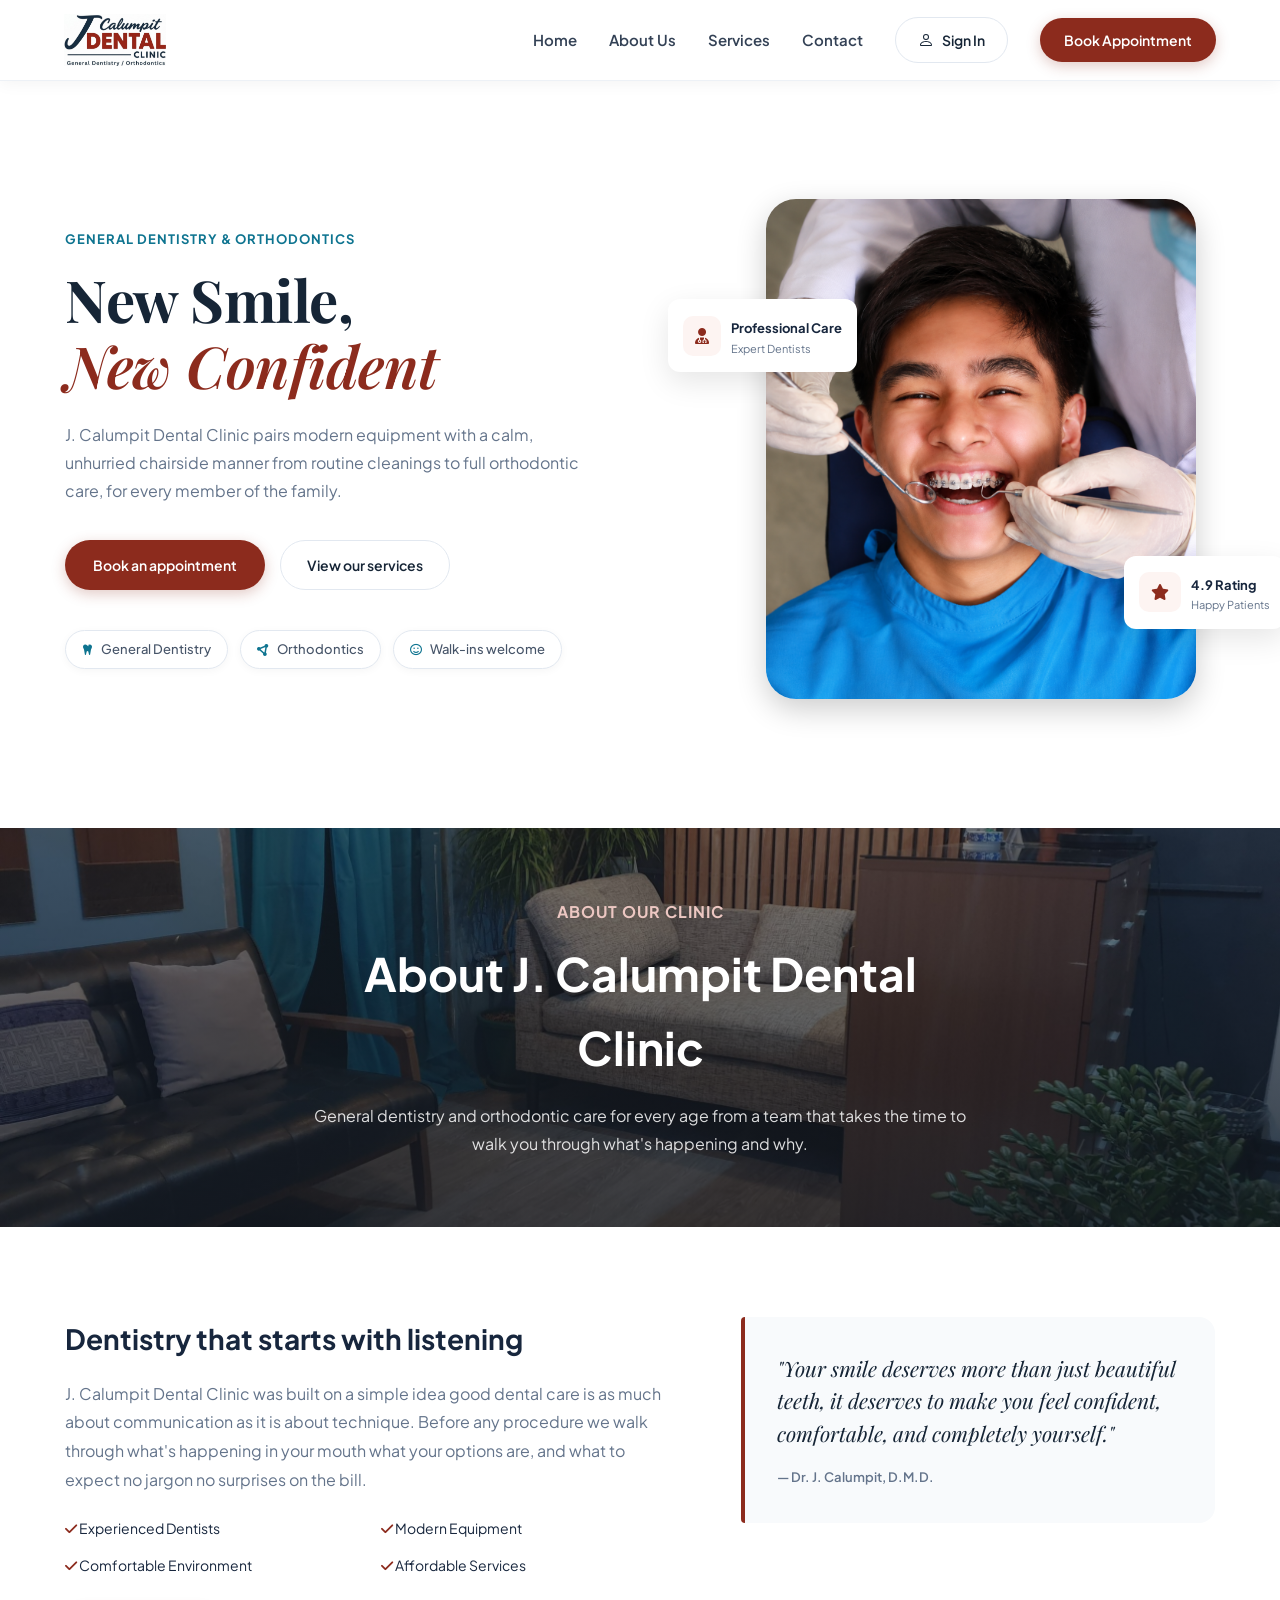
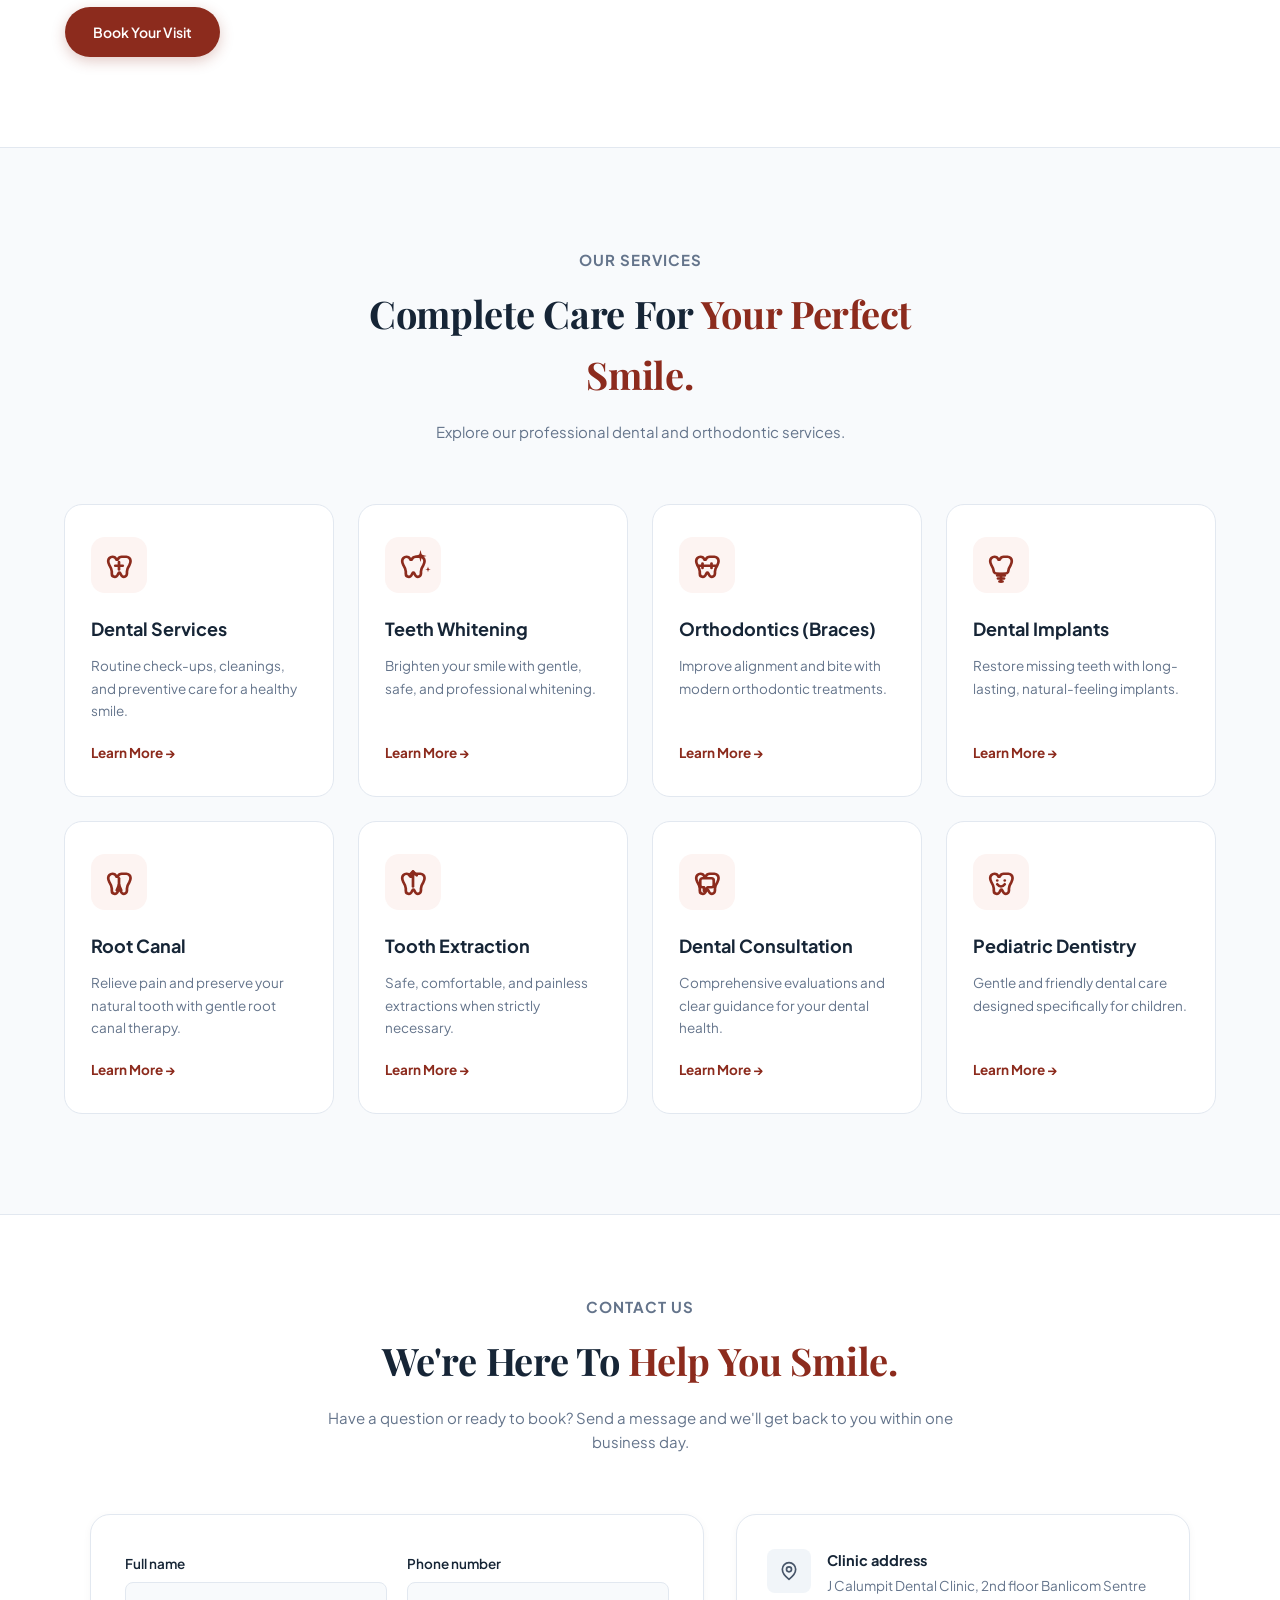
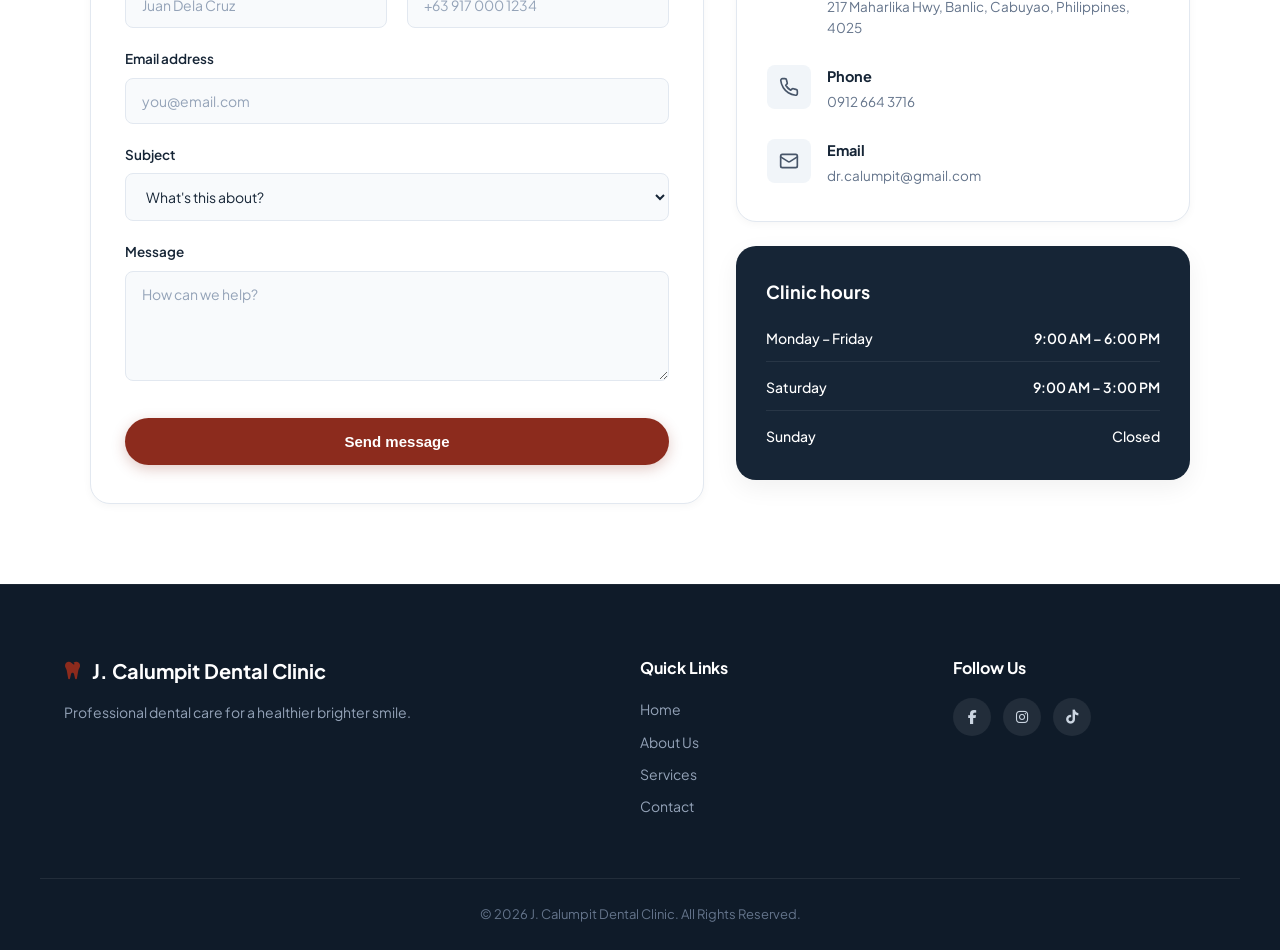
<file: jcalumpit/index.html>
<!doctype html>
<html lang="en">
  <head>
    <meta charset="UTF-8" />
    <meta name="viewport" content="width=device-width, initial-scale=1.0" />
    <title>J. Calumpit Dental Clinic - Landing Page</title>
    <link rel="stylesheet" href="style.css" />
    <link
      rel="stylesheet"
      href="https://cdnjs.cloudflare.com/ajax/libs/font-awesome/6.5.2/css/all.min.css"
    />
    <link rel="preconnect" href="https://fonts.googleapis.com" />
    <link rel="preconnect" href="https://fonts.gstatic.com" crossorigin />
    <link
      href="https://fonts.googleapis.com/css2?family=Playfair+Display:ital,wght@0,500;0,600;0,700;1,400;1,600&family=Plus+Jakarta+Sans:wght@300;400;500;600;700&display=swap"
      rel="stylesheet"
    />
  </head>
  <body>
    <!-- HEADER -->
    <header>
      <div class="container navbar">
        <a href="#home-link" class="logo">
          <img
            src="media/logo (2).jpg"
            alt="J. Calumpit Dental Clinic"
            onerror="
              this.style.display = 'none';
              this.nextElementSibling.style.display = 'flex';
            "
          />
          <div class="logo-fallback" style="display: none">
            <i class="fa-solid fa-tooth"></i>
            <span><strong>J. Calumpit</strong> Dental Clinic</span>
          </div>
        </a>

        <!-- Hamburger Checkbox & Toggle Button -->
        <input type="checkbox" id="sidebar-active" />
        <label
          for="sidebar-active"
          class="open-sidebar-button"
          aria-label="Open Navigation Menu"
        >
          <svg
            xmlns="http://www.w3.org/2000/svg"
            width="28"
            height="28"
            fill="currentColor"
            viewBox="0 0 16 16"
          >
            <path
              fill-rule="evenodd"
              d="M2.5 12a.5.5 0 0 1 .5-.5h10a.5.5 0 0 1 0 1H3a.5.5 0 0 1-.5-.5m0-4a.5.5 0 0 1 .5-.5h10a.5.5 0 0 1 0 1H3a.5.5 0 0 1-.5-.5m0-4a.5.5 0 0 1 .5-.5h10a.5.5 0 0 1 0 1H3a.5.5 0 0 1-.5-.5"
            />
          </svg>
        </label>

        <!-- Overlay backdrop to close sidebar on tap/click -->
        <label for="sidebar-active" class="sidebar-overlay"></label>

        <nav>
          <div class="sidebar-close-btn">
            <label for="sidebar-active" aria-label="Close Navigation Menu">
              <svg
                xmlns="http://www.w3.org/2000/svg"
                width="28"
                height="28"
                fill="currentColor"
                viewBox="0 0 16 16"
              >
                <path
                  d="M4.646 4.646a.5.5 0 0 1 .708 0L8 7.293l2.646-2.647a.5.5 0 0 1 .708.708L8.707 8l2.647 2.646a.5.5 0 0 1-.708.708L8 8.707l-2.646 2.647a.5.5 0 0 1-.708-.708L7.293 8 4.646 5.354a.5.5 0 0 1 0-.708"
                />
              </svg>
            </label>
          </div>

          <a href="#home-link">Home</a>
          <a href="#about-link">About Us</a>
          <a href="#services-link">Services</a>
          <a href="#contact-link">Contact</a>

          <a href="login.html" class="nav-signin" id="authLink">
            <svg
              xmlns="http://www.w3.org/2000/svg"
              width="16"
              height="16"
              fill="currentColor"
              class="bi bi-person"
              viewBox="0 0 16 16"
            >
              <path
                d="M8 8a3 3 0 1 0 0-6 3 3 0 0 0 0 6m2-3a2 2 0 1 1-4 0 2 2 0 0 1 4 0m4 8c0 1-1 1-1 1H3s-1 0-1-1 1-4 6-4 6 3 6 4m-1-.004c-.001-.246-.154-.986-.832-1.664C11.516 10.68 10.289 10 8 10s-3.516.68-4.168 1.332c-.678.678-.83 1.418-.832 1.664z"
              />
            </svg>
            <span id="authLabel">Sign In</span>
          </a>
          <a href="appointment.html" class="nav-book-btn">Book Appointment</a>
        </nav>
      </div>
    </header>

    <!-- HERO -->
    <section class="hero" id="home-link">
      <div class="hero-content">
        <p class="small-title">General Dentistry &amp; Orthodontics</p>

        <h1>
          New Smile, <br />
          <span class="highlight-text">New Confident</span>
        </h1>

        <p class="hero-text">
          J. Calumpit Dental Clinic pairs modern equipment with a calm,
          unhurried chairside manner from routine cleanings to full orthodontic
          care, for every member of the family.
        </p>

        <div class="hero-buttons">
          <a href="appointment.html" class="primary-btn">
            Book an appointment
          </a>
          <a href="#services-link" class="secondary-btn"> View our services </a>
        </div>

        <div class="hero-pills">
          <span class="pill-tag"
            ><i class="fa-solid fa-tooth"></i> General Dentistry</span
          >
          <span class="pill-tag"
            ><i class="fa-solid fa-circle-nodes"></i> Orthodontics</span
          >
          <span class="pill-tag"
            ><i class="fa-regular fa-face-smile"></i> Walk-ins welcome</span
          >
        </div>
      </div>

      <div class="hero-image">
        <div class="image-circle"></div>

        <img src="media/hero image.png" alt="Dentist" />

        <div class="floating-card card-one">
          <i class="fa-solid fa-user-doctor"></i>

          <div>
            <strong>Professional Care</strong>
            <p>Expert Dentists</p>
          </div>
        </div>

        <div class="floating-card card-two">
          <i class="fa-solid fa-star"></i>

          <div>
            <strong>4.9 Rating</strong>
            <p>Happy Patients</p>
          </div>
        </div>
      </div>
    </section>

    <!-- ABOUT -->
    <section class="about" id="about-link">
      <div class="about-banner imageReveal">
        <div class="about-banner-content">
          <p class="section-tag">ABOUT OUR CLINIC</p>

          <h2>About J. Calumpit Dental Clinic</h2>

          <p>
            General dentistry and orthodontic care for every age from a team
            that takes the time to walk you through what's happening and why.
          </p>
        </div>
      </div>

      <div class="about-body">
        <div class="about-narrative autoShow">
          <h3>Dentistry that starts with listening</h3>

          <p>
            J. Calumpit Dental Clinic was built on a simple idea good dental
            care is as much about communication as it is about technique. Before
            any procedure we walk through what's happening in your mouth what
            your options are, and what to expect no jargon no surprises on the
            bill.
          </p>

          <div class="about-features">
            <div><i class="fa-solid fa-check"></i> Experienced Dentists</div>

            <div><i class="fa-solid fa-check"></i> Modern Equipment</div>

            <div><i class="fa-solid fa-check"></i> Comfortable Environment</div>

            <div><i class="fa-solid fa-check"></i> Affordable Services</div>
          </div>

          <a href="#contact-link" class="primary-btn">Book Your Visit</a>
        </div>

        <div class="about-quote autoShow">
          <p>
            "Your smile deserves more than just beautiful teeth, it deserves to
            make you feel confident, comfortable, and completely yourself."
          </p>
          <span>— Dr. J. Calumpit, D.M.D.</span>
        </div>
      </div>
    </section>

    <!-- SERVICES SECTION -->
    <section class="services section" id="services-link">
      <div class="container">
        <div class="section-heading">
          <p class="section-tag">OUR SERVICES</p>
          <h2>
            Complete Care For
            <span>Your Perfect Smile.</span>
          </h2>
          <p>Explore our professional dental and orthodontic services.</p>
        </div>

        <div class="services-grid">
          <!-- Service 1 -->
          <div class="service-card">
            <div class="service-icon">
              <svg
                xmlns="http://www.w3.org/2000/svg"
                viewBox="0 0 24 24"
                width="36"
                height="36"
                fill="none"
                stroke="currentColor"
                stroke-width="1.8"
                stroke-linecap="round"
                stroke-linejoin="round"
              >
                <path
                  d="M13.8 6.5c-1.1 0-2.1.7-2.6 1.7-.2.4-.8.4-1 0-.4-1-1.4-1.7-2.6-1.7-1.5 0-2.8 1.2-2.8 2.8 0 1.1.4 2 .8 2.8 1.1 1.8 1.6 3 1.6 4.3v1.3c0 1.3.9 2.2 2 2.2 1 0 1.7-.7 2-1.5l.6-1.1c.2-.4.7-.4.9 0l.6 1.1c.3.8 1 1.5 2 1.5 1.1 0 2-1 2-2.2v-1.3c0-1.3.4-2.5 1.6-4.3.4-.8.8-1.7.8-2.8 0-1.6-1.3-2.8-2.8-2.8z"
                />
                <path d="M12 10v5" />
                <path d="M9.5 12.5h5" />
              </svg>
            </div>
            <h3>Dental Services</h3>
            <p>
              Routine check-ups, cleanings, and preventive care for a healthy
              smile.
            </p>
            <a href="#contact-link" class="service-link">Learn More &rarr;</a>
          </div>

          <!-- Service 2 -->
          <div class="service-card">
            <div class="service-icon">
              <svg
                xmlns="http://www.w3.org/2000/svg"
                viewBox="0 0 24 24"
                width="36"
                height="36"
                fill="none"
                stroke="currentColor"
                stroke-width="1.8"
                stroke-linecap="round"
                stroke-linejoin="round"
              >
                <path
                  d="M17 2l.6 2.4c.1.5.5.9 1 1l2.4.6-2.4.6c-.5.1-.9.5-1 1l-.6 2.4-.6-2.4c-.1-.5-.5-.9-1-1l-2.4-.6 2.4-.6c.5-.1.9-.5 1-1z"
                  fill="currentColor"
                  stroke="none"
                />
                <path
                  d="M22 13l.3 1.2c.1.2.2.3.4.4l1.2.3-1.2.3c-.2.1-.3.2-.4.4l-.3 1.2-.3-1.2c-.1-.2-.2-.3-.4-.4l-1.2-.3 1.2-.3c.2-.1.3-.2.4-.4z"
                  fill="currentColor"
                  stroke="none"
                />
                <path
                  d="M13.8 6.5c-1.1 0-2.1.7-2.6 1.7-.2.4-.8.4-1 0-.4-1-1.4-1.7-2.6-1.7-1.5 0-2.8 1.2-2.8 2.8 0 1.1.4 2 .8 2.8 1.1 1.8 1.6 3 1.6 4.3v1.3c0 1.3.9 2.2 2 2.2 1 0 1.7-.7 2-1.5l.6-1.1c.2-.4.7-.4.9 0l.6 1.1c.3.8 1 1.5 2 1.5 1.1 0 2-1 2-2.2v-1.3c0-1.3.4-2.5 1.6-4.3.4-.8.8-1.7.8-2.8 0-1.6-1.3-2.8-2.8-2.8z"
                />
              </svg>
            </div>
            <h3>Teeth Whitening</h3>
            <p>
              Brighten your smile with gentle, safe, and professional whitening.
            </p>
            <a href="#contact-link" class="service-link">Learn More &rarr;</a>
          </div>

          <!-- Service 3 -->
          <div class="service-card">
            <div class="service-icon">
              <svg
                xmlns="http://www.w3.org/2000/svg"
                viewBox="0 0 24 24"
                width="36"
                height="36"
                fill="none"
                stroke="currentColor"
                stroke-width="1.8"
                stroke-linecap="round"
                stroke-linejoin="round"
              >
                <path
                  d="M13.8 6.5c-1.1 0-2.1.7-2.6 1.7-.2.4-.8.4-1 0-.4-1-1.4-1.7-2.6-1.7-1.5 0-2.8 1.2-2.8 2.8 0 1.1.4 2 .8 2.8 1.1 1.8 1.6 3 1.6 4.3v1.3c0 1.3.9 2.2 2 2.2 1 0 1.7-.7 2-1.5l.6-1.1c.2-.4.7-.4.9 0l.6 1.1c.3.8 1 1.5 2 1.5 1.1 0 2-1 2-2.2v-1.3c0-1.3.4-2.5 1.6-4.3.4-.8.8-1.7.8-2.8 0-1.6-1.3-2.8-2.8-2.8z"
                />
                <path d="M6 12.5h12" />
                <path d="M9 11v3" />
                <path d="M15 11v3" />
              </svg>
            </div>
            <h3>Orthodontics (Braces)</h3>
            <p>
              Improve alignment and bite with modern orthodontic treatments.
            </p>
            <a href="#contact-link" class="service-link">Learn More &rarr;</a>
          </div>

          <!-- Service 4 -->
          <div class="service-card">
            <div class="service-icon">
              <svg
                xmlns="http://www.w3.org/2000/svg"
                viewBox="0 0 24 24"
                width="36"
                height="36"
                fill="none"
                stroke="currentColor"
                stroke-width="1.8"
                stroke-linecap="round"
                stroke-linejoin="round"
              >
                <path
                  d="M13.8 6.5c-1.1 0-2.1.7-2.6 1.7-.2.4-.8.4-1 0-.4-1-1.4-1.7-2.6-1.7-1.5 0-2.8 1.2-2.8 2.8 0 1.1.4 2 .8 2.8 1.1 1.8 1.6 3 1.6 4.3 0 1 1.5 1.5 4.8 1.5s4.8-.5 4.8-1.5c0-1.3.4-2.5 1.6-4.3.4-.8.8-1.7.8-2.8 0-1.6-1.3-2.8-2.8-2.8z"
                />
                <path d="M12 18v5" />
                <path d="M9.5 19h5" />
                <path d="M10 21h4" />
                <path d="M11 23h2" />
              </svg>
            </div>
            <h3>Dental Implants</h3>
            <p>
              Restore missing teeth with long-lasting, natural-feeling implants.
            </p>
            <a href="#contact-link" class="service-link">Learn More &rarr;</a>
          </div>

          <!-- Service 5 -->
          <div class="service-card">
            <div class="service-icon">
              <svg
                xmlns="http://www.w3.org/2000/svg"
                viewBox="0 0 24 24"
                width="36"
                height="36"
                fill="none"
                stroke="currentColor"
                stroke-width="1.8"
                stroke-linecap="round"
                stroke-linejoin="round"
              >
                <path
                  d="M13.8 6.5c-1.1 0-2.1.7-2.6 1.7-.2.4-.8.4-1 0-.4-1-1.4-1.7-2.6-1.7-1.5 0-2.8 1.2-2.8 2.8 0 1.1.4 2 .8 2.8 1.1 1.8 1.6 3 1.6 4.3v1.3c0 1.3.9 2.2 2 2.2 1 0 1.7-.7 2-1.5l.6-1.1c.2-.4.7-.4.9 0l.6 1.1c.3.8 1 1.5 2 1.5 1.1 0 2-1 2-2.2v-1.3c0-1.3.4-2.5 1.6-4.3.4-.8.8-1.7.8-2.8 0-1.6-1.3-2.8-2.8-2.8z"
                />
                <path d="M12 9.5v4.5" />
                <path d="M12 14l-1.5 3.5" />
                <path d="M12 14l1.5 3.5" />
              </svg>
            </div>
            <h3>Root Canal</h3>
            <p>
              Relieve pain and preserve your natural tooth with gentle root
              canal therapy.
            </p>
            <a href="#contact-link" class="service-link">Learn More &rarr;</a>
          </div>

          <!-- Service 6 -->
          <div class="service-card">
            <div class="service-icon">
              <svg
                xmlns="http://www.w3.org/2000/svg"
                viewBox="0 0 24 24"
                width="36"
                height="36"
                fill="none"
                stroke="currentColor"
                stroke-width="1.8"
                stroke-linecap="round"
                stroke-linejoin="round"
              >
                <path
                  d="M13.8 6.5c-1.1 0-2.1.7-2.6 1.7-.2.4-.8.4-1 0-.4-1-1.4-1.7-2.6-1.7-1.5 0-2.8 1.2-2.8 2.8 0 1.1.4 2 .8 2.8 1.1 1.8 1.6 3 1.6 4.3v1.3c0 1.3.9 2.2 2 2.2 1 0 1.7-.7 2-1.5l.6-1.1c.2-.4.7-.4.9 0l.6 1.1c.3.8 1 1.5 2 1.5 1.1 0 2-1 2-2.2v-1.3c0-1.3.4-2.5 1.6-4.3.4-.8.8-1.7.8-2.8 0-1.6-1.3-2.8-2.8-2.8z"
                />
                <path d="M12 15V5" />
                <path d="M9.5 7.5L12 5l2.5 2.5" />
              </svg>
            </div>
            <h3>Tooth Extraction</h3>
            <p>
              Safe, comfortable, and painless extractions when strictly
              necessary.
            </p>
            <a href="#contact-link" class="service-link">Learn More &rarr;</a>
          </div>

          <!-- Service 7 -->
          <div class="service-card">
            <div class="service-icon">
              <svg
                xmlns="http://www.w3.org/2000/svg"
                viewBox="0 0 24 24"
                width="36"
                height="36"
                fill="none"
                stroke="currentColor"
                stroke-width="1.8"
                stroke-linecap="round"
                stroke-linejoin="round"
              >
                <path
                  d="M13.8 6.5c-1.1 0-2.1.7-2.6 1.7-.2.4-.8.4-1 0-.4-1-1.4-1.7-2.6-1.7-1.5 0-2.8 1.2-2.8 2.8 0 1.1.4 2 .8 2.8 1.1 1.8 1.6 3 1.6 4.3v1.3c0 1.3.9 2.2 2 2.2 1 0 1.7-.7 2-1.5l.6-1.1c.2-.4.7-.4.9 0l.6 1.1c.3.8 1 1.5 2 1.5 1.1 0 2-1 2-2.2v-1.3c0-1.3.4-2.5 1.6-4.3.4-.8.8-1.7.8-2.8 0-1.6-1.3-2.8-2.8-2.8z"
                />
                <path
                  d="M15 9.5H9c-.8 0-1.5.7-1.5 1.5v3c0 .8.7 1.5 1.5 1.5h1v2.5l2.5-2.5h2.5c.8 0 1.5-.7 1.5-1.5v-3c0-.8-.7-1.5-1.5-1.5z"
                />
              </svg>
            </div>
            <h3>Dental Consultation</h3>
            <p>
              Comprehensive evaluations and clear guidance for your dental
              health.
            </p>
            <a href="#contact-link" class="service-link">Learn More &rarr;</a>
          </div>

          <!-- Service 8 -->
          <div class="service-card">
            <div class="service-icon">
              <svg
                xmlns="http://www.w3.org/2000/svg"
                viewBox="0 0 24 24"
                width="36"
                height="36"
                fill="none"
                stroke="currentColor"
                stroke-width="1.8"
                stroke-linecap="round"
                stroke-linejoin="round"
              >
                <path
                  d="M13.8 6.5c-1.1 0-2.1.7-2.6 1.7-.2.4-.8.4-1 0-.4-1-1.4-1.7-2.6-1.7-1.5 0-2.8 1.2-2.8 2.8 0 1.1.4 2 .8 2.8 1.1 1.8 1.6 3 1.6 4.3v1.3c0 1.3.9 2.2 2 2.2 1 0 1.7-.7 2-1.5l.6-1.1c.2-.4.7-.4.9 0l.6 1.1c.3.8 1 1.5 2 1.5 1.1 0 2-1 2-2.2v-1.3c0-1.3.4-2.5 1.6-4.3.4-.8.8-1.7.8-2.8 0-1.6-1.3-2.8-2.8-2.8z"
                />
                <path d="M9.5 11v.01" />
                <path d="M14.5 11v.01" />
                <path d="M9.5 13.5c1.5 2 3.5 2 5 0" />
              </svg>
            </div>
            <h3>Pediatric Dentistry</h3>
            <p>
              Gentle and friendly dental care designed specifically for
              children.
            </p>
            <a href="#contact-link" class="service-link">Learn More &rarr;</a>
          </div>
        </div>
      </div>
    </section>

    <!-- CONTACT SECTION -->
    <section class="contact section" id="contact-link">
      <div class="container">
        <div class="section-heading autoShow">
          <p class="section-tag">CONTACT US</p>

          <h2>
            We're Here To
            <span>Help You Smile.</span>
          </h2>

          <p>
            Have a question or ready to book? Send a message and we'll get back
            to you within one business day.
          </p>
        </div>

        <div class="contact-section-wrapper">
          <div class="contact-layout-grid">
            <!-- Left Column: Contact Form Card -->
            <div class="contact-form-card">
              <form
                onsubmit="
                  event.preventDefault();
                  alert('Thank you! Your message has been sent.');
                "
              >
                <div class="form-double-row">
                  <div class="form-group">
                    <label for="full-name">Full name</label>
                    <input
                      type="text"
                      id="full-name"
                      name="full_name"
                      placeholder="Juan Dela Cruz"
                      required
                    />
                  </div>

                  <div class="form-group">
                    <label for="phone-number">Phone number</label>
                    <input
                      type="tel"
                      id="phone-number"
                      name="phone"
                      placeholder="+63 917 000 1234"
                      required
                    />
                  </div>
                </div>

                <div class="form-group">
                  <label for="email-address">Email address</label>
                  <input
                    type="email"
                    id="email-address"
                    name="email"
                    placeholder="you@email.com"
                    required
                  />
                </div>

                <div class="form-group">
                  <label for="subject">Subject</label>
                  <select id="subject" name="subject" required>
                    <option value="" disabled selected>
                      What's this about?
                    </option>
                    <option value="appointment">Book an Appointment</option>
                    <option value="cleaning">
                      General Check-up &amp; Cleaning
                    </option>
                    <option value="orthodontics">
                      Orthodontics &amp; Braces
                    </option>
                    <option value="whitening">Teeth Whitening</option>
                    <option value="implants">Dental Implants</option>
                    <option value="other">Other Inquiry</option>
                  </select>
                </div>

                <div class="form-group">
                  <label for="message">Message</label>
                  <textarea
                    id="message"
                    name="message"
                    rows="4"
                    placeholder="How can we help?"
                    required
                  ></textarea>
                </div>

                <button type="submit" class="contact-submit-btn">
                  Send message
                </button>
              </form>
            </div>

            <!-- Right Column: Clinic Details & Clinic Hours -->
            <div class="contact-info-column">
              <!-- Clinic Info Card -->
              <div class="clinic-details-card">
                <!-- Item 1: Address -->
                <div class="contact-detail-row">
                  <div class="detail-icon-box">
                    <svg
                      xmlns="http://www.w3.org/2000/svg"
                      width="20"
                      height="20"
                      viewBox="0 0 24 24"
                      fill="none"
                      stroke="currentColor"
                      stroke-width="2"
                      stroke-linecap="round"
                      stroke-linejoin="round"
                    >
                      <path
                        d="M20 10c0 6-8 12-8 12s-8-6-8-12a8 8 0 0 1 16 0Z"
                      />
                      <circle cx="12" cy="10" r="3" />
                    </svg>
                  </div>
                  <div class="detail-text">
                    <h4>Clinic address</h4>
                    <p>
                      <a
                        href="https://www.google.com/maps/place/JCalumpit+Dental+Clinic/@14.2289586,121.1383411,19.71z/data=!4m6!3m5!1s0x33bd63b4fbb72145:0xb410ed364f82aee7!8m2!3d14.2286764!4d121.1385253!16s%2Fg%2F11j03v718_?entry=ttu&g_ep=EgoyMDI2MDkxNC4wIKXMDSoASAFQAw%3D%3D"
                        target="_blank"
                        rel="noopener noreferrer"
                        >J Calumpit Dental Clinic, 2nd floor Banlicom Sentre 217
                        Maharlika Hwy, Banlic, Cabuyao, Philippines, 4025</a
                      >
                    </p>
                  </div>
                </div>

                <!-- Item 2: Phone -->
                <div class="contact-detail-row">
                  <div class="detail-icon-box">
                    <svg
                      xmlns="http://www.w3.org/2000/svg"
                      width="20"
                      height="20"
                      viewBox="0 0 24 24"
                      fill="none"
                      stroke="currentColor"
                      stroke-width="2"
                      stroke-linecap="round"
                      stroke-linejoin="round"
                    >
                      <path
                        d="M22 16.92v3a2 2 0 0 1-2.18 2 19.79 19.79 0 0 1-8.63-3.07 19.5 19.5 0 0 1-6-6 19.79 19.79 0 0 1-3.07-8.67A2 2 0 0 1 4.11 2h3a2 2 0 0 1 2 1.72 12.84 12.84 0 0 0 .7 2.81 2 2 0 0 1-.45 2.11L8.09 9.91a16 16 0 0 0 6 6l1.27-1.27a2 2 0 0 1 2.11-.45 12.84 12.84 0 0 0 2.81.7A2 2 0 0 1 22 16.92z"
                      />
                    </svg>
                  </div>
                  <div class="detail-text">
                    <h4>Phone</h4>
                    <p>
                      <a
                        href="tel:0912 664 3716"
                        target="_blank"
                        rel="noopener noreferrer"
                        >0912 664 3716</a
                      >
                    </p>
                  </div>
                </div>

                <!-- Item 3: Email -->
                <div class="contact-detail-row">
                  <div class="detail-icon-box">
                    <svg
                      xmlns="http://www.w3.org/2000/svg"
                      width="20"
                      height="20"
                      viewBox="0 0 24 24"
                      fill="none"
                      stroke="currentColor"
                      stroke-width="2"
                      stroke-linecap="round"
                      stroke-linejoin="round"
                    >
                      <rect width="20" height="16" x="2" y="4" rx="2" />
                      <path d="m22 7-8.97 5.7a1.94 1.94 0 0 1-2.06 0L2 7" />
                    </svg>
                  </div>
                  <div class="detail-text">
                    <h4>Email</h4>
                    <p>
                      <a
                        href="mailto:dr.calumpit@gmail.com"
                        target="_blank"
                        rel="noopener noreferrer"
                      >
                        dr.calumpit@gmail.com
                      </a>
                    </p>
                  </div>
                </div>
              </div>

              <!-- Clinic Hours Card -->
              <div class="clinic-hours-card">
                <h3>Clinic hours</h3>
                <div class="hours-schedule">
                  <div class="hours-row">
                    <span class="day-label">Monday &ndash; Friday</span>
                    <span class="time-label">9:00 AM &ndash; 6:00 PM</span>
                  </div>
                  <div class="hours-row">
                    <span class="day-label">Saturday</span>
                    <span class="time-label">9:00 AM &ndash; 3:00 PM</span>
                  </div>
                  <div class="hours-row">
                    <span class="day-label">Sunday</span>
                    <span class="time-label closed-tag">Closed</span>
                  </div>
                </div>
              </div>
            </div>
          </div>
        </div>
      </div>
    </section>

    <!-- FOOTER -->
    <footer>
      <div class="container footer-content">
        <div>
          <h2>
            <i class="fa-solid fa-tooth"></i>
            J. Calumpit Dental Clinic
          </h2>
          <p>Professional dental care for a healthier brighter smile.</p>
        </div>

        <div>
          <h3>Quick Links</h3>
          <a href="#home-link">Home</a>
          <a href="#about-link">About Us</a>
          <a href="#services-link">Services</a>
          <a href="#contact-link">Contact</a>
        </div>

        <div>
          <h3>Follow Us</h3>
          <div class="footer-social">
            <a
              href="https://www.facebook.com/jcalumpitdental"
              target="_blank"
              rel="noopener noreferrer"
              aria-label="Facebook"
            >
              <i class="fa-brands fa-facebook-f"></i>
            </a>
            <a
              href="https://www.instagram.com/j.calumpitdental_/"
              target="_blank"
              rel="noopener noreferrer"
              aria-label="Instagram"
            >
              <i class="fa-brands fa-instagram"></i>
            </a>
            <a
              href="https://www.tiktok.com/@j..calumpit.denta"
              target="_blank"
              rel="noopener noreferrer"
              aria-label="TikTok"
            >
              <i class="fa-brands fa-tiktok"></i>
            </a>
          </div>
        </div>
      </div>

      <div class="footer-bottom">
        &copy; 2026 J. Calumpit Dental Clinic. All Rights Reserved.
      </div>
    </footer>

    <script src="api.js"></script>
    <script src="auth.js"></script>
  </body>
</html>
</file>
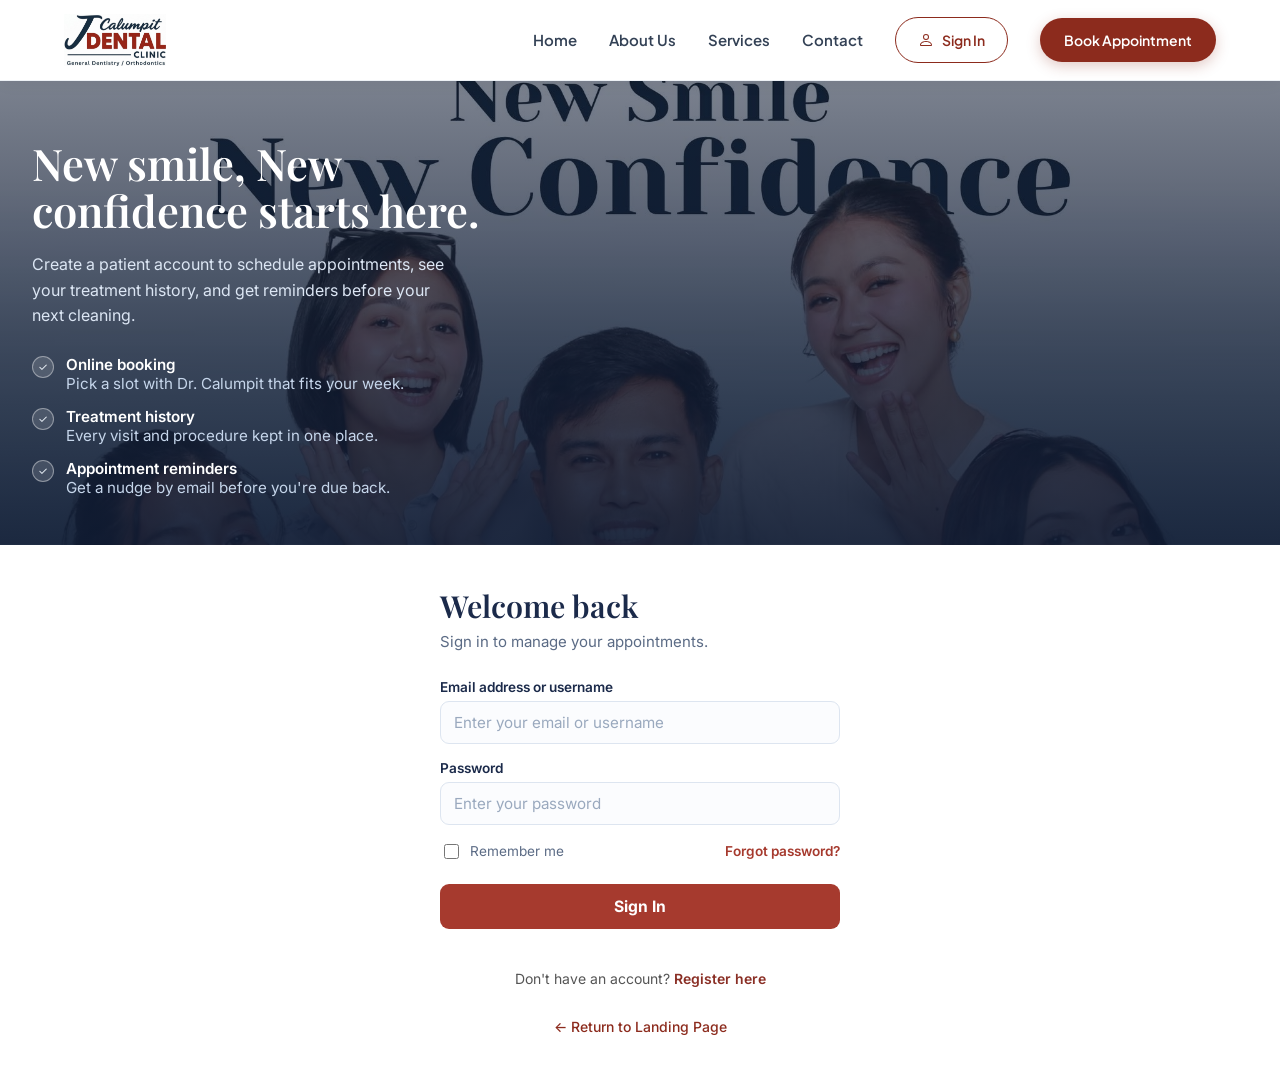
<file: jcalumpit/admin.html>
<!doctype html>
<html lang="en">
  <head>
    <meta charset="UTF-8" />
    <meta name="viewport" content="width=device-width, initial-scale=1" />
    <title>Admin Panel — J. Calumpit Dental Clinic</title>
    <link rel="preconnect" href="https://fonts.googleapis.com" />
    <link rel="preconnect" href="https://fonts.gstatic.com" crossorigin />
    <link
      href="https://fonts.googleapis.com/css2?family=Playfair+Display:wght@600;700&family=Inter:wght@400;500;600;700&display=swap"
      rel="stylesheet"
    />
    <link rel="stylesheet" href="portal.css" />
    <link rel="stylesheet" href="admin.css" />
  </head>
  <body class="admin">
    <div class="app" id="app">
      <aside class="sidebar" id="sidebar">
        <a href="index.html" class="sb-logo" title="Back to the landing page"
          ><img src="media/logo (2).jpg" alt="J. Calumpit Dental Clinic"
        /></a>
        <nav class="sb-nav" id="sbNav" aria-label="Admin sections"></nav>
        <div class="sb-foot">
          <button class="sb-item" id="logoutBtn" type="button"></button>
        </div>
      </aside>
      <div class="sb-backdrop" id="sbBackdrop"></div>

      <div class="main">
        <header class="topbar">
          <button
            class="icon-btn"
            id="menuBtn"
            type="button"
            aria-label="Show or hide the menu"
          ></button>
          <h1 id="pageTitle">Dashboard Overview</h1>
          <span class="grow"></span>
          <button
            class="icon-btn"
            id="bellBtn"
            type="button"
            title="Pending appointment requests"
          ></button>
          <div class="userbox">
            <button class="userbtn" id="userBtn" type="button">
              <span class="avatar" id="avatar">…</span>
              <span class="who"
                ><strong id="whoName"></strong><small id="whoRole"></small
              ></span>
            </button>
            <div class="menu hidden" id="userMenu">
              <a data-go="settings">Settings</a>
              <a href="index.html">Landing page</a>
              <a id="logout2">Log out</a>
            </div>
          </div>
        </header>
        <main class="content" id="view">
          <div class="loading">Loading…</div>
        </main>
      </div>
    </div>

    <dialog id="appDlg">
      <form id="dlgForm" novalidate>
        <div class="modal-body">
          <h3 id="dlgTitle"></h3>
          <p class="modal-sub" id="dlgSub"></p>
          <div id="dlgBody"></div>
          <p class="modal-err" id="dlgErr"></p>
          <div class="modal-actions" id="dlgActions"></div>
        </div>
      </form>
    </dialog>
    <div class="toast" id="toast" role="status"></div>

    <script src="api.js"></script>
    <script src="charts.js"></script>
    <script src="admin-core.js"></script>
    <script src="admin-dashboard.js"></script>
    <script src="admin-appointments.js"></script>
    <script src="admin-patients.js"></script>
    <script src="admin-records.js"></script>
    <script src="admin-treatment.js"></script>
    <script src="admin-billing.js"></script>
    <script src="admin-reports.js"></script>
    <script src="admin-users.js"></script>
    <script src="admin-main.js"></script>
  </body>
</html>
</file>
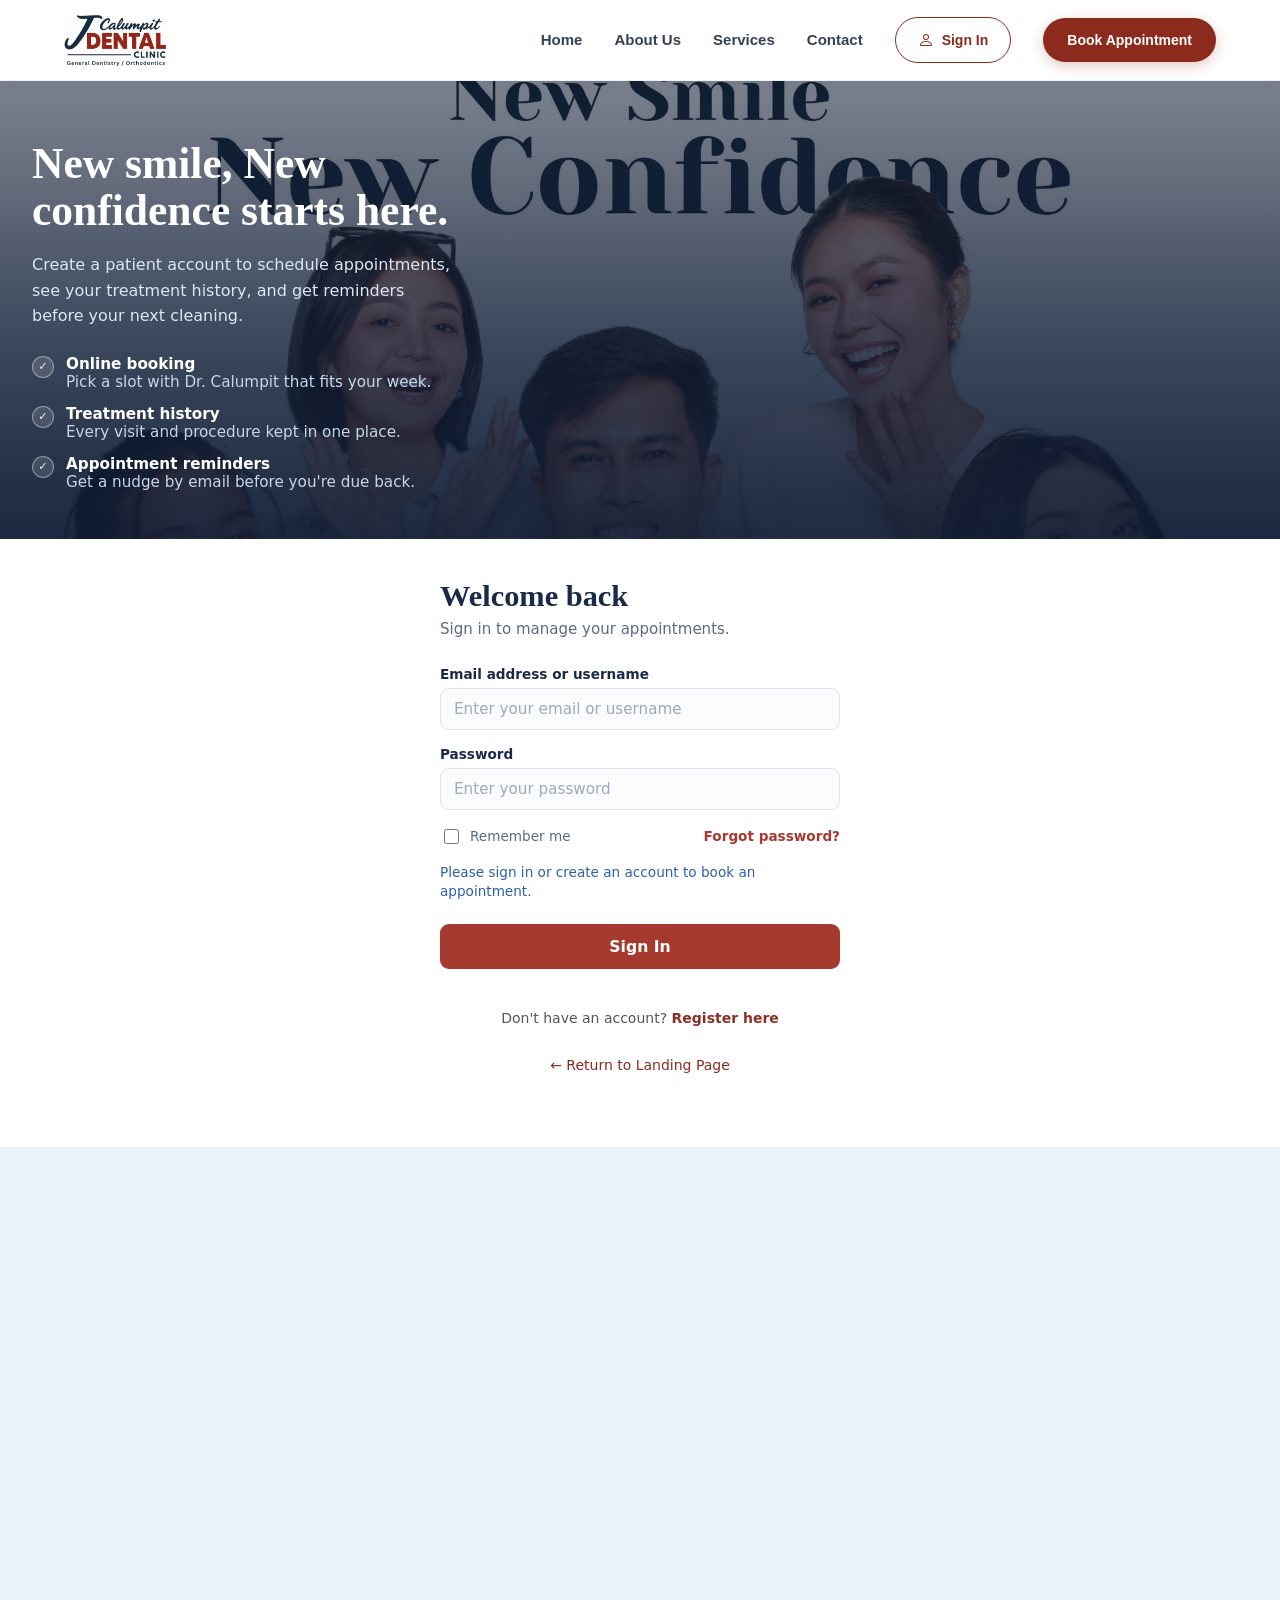
<file: jcalumpit/appointment.html>
<!doctype html>
<html lang="en">
  <head>
    <meta charset="UTF-8" />
    <meta name="viewport" content="width=device-width, initial-scale=1" />
    <title>Book an Appointment — Calumpit Dental Clinic</title>
    <link rel="preconnect" href="https://fonts.googleapis.com" />
    <link rel="preconnect" href="https://fonts.gstatic.com" crossorigin />
    <link
      href="https://fonts.googleapis.com/css2?family=Playfair+Display:wght@600;700&family=Inter:wght@400;500;600&display=swap"
      rel="stylesheet"
    />
    <style>
      :root {
        --maroon: #9b2c22;
        --maroon-dark: #7d221a;
        --navy: #16264a;
        --ink: #111827;
        --muted: #4b5563;
        --line: #e5e7eb;
        --field: #f7f8fb;
        --white: #fff;
        --serif: "Playfair Display", Georgia, serif;
        --sans: "Inter", system-ui, sans-serif;
        --hero-photo: url("media/register\ hero.jpg");
      }
      * {
        box-sizing: border-box;
        margin: 0;
      }
      body {
        font-family: var(--sans);
        color: var(--ink);
        min-height: 100vh;
        display: grid;
        grid-template-columns: minmax(0, 1fr) minmax(0, 1.15fr);
      }

      /* Left panel */
      .hero {
        position: sticky;
        top: 0;
        height: 100vh;
        color: #fff;
        padding: 56px 70px;
        display: flex;
        flex-direction: column;
        justify-content: space-between;
        background:
          linear-gradient(
            180deg,
            rgba(22, 38, 74, 0.55),
            rgba(22, 38, 74, 0.92)
          ),
          var(--hero-photo) center top/cover no-repeat,
          var(--navy);
      }
      .logo {
        display: block;
        width: 104px;
        height: auto;
        background: #fff;
        border-radius: 8px;
        padding: 4px;
      }
      .hero h1 {
        font: 700 clamp(2rem, 3.6vw, 3.4rem)/1.12 var(--serif);
        margin: auto 0 20px;
        max-width: 520px;
      }
      .hero p {
        font-size: 1.1rem;
        line-height: 1.6;
        max-width: 520px;
        opacity: 0.95;
      }
      .perks {
        list-style: none;
        padding: 0;
        margin: 32px 0 0;
        display: grid;
        gap: 18px;
      }
      .perks li {
        display: flex;
        gap: 14px;
        align-items: flex-start;
        line-height: 1.35;
      }
      .perks .tick {
        flex: none;
        width: 30px;
        height: 30px;
        border-radius: 50%;
        border: 1.5px solid rgba(255, 255, 255, 0.7);
        display: grid;
        place-items: center;
        font-size: 0.85rem;
      }
      .perks strong {
        display: block;
        font-size: 1.05rem;
      }

      /* Right panel */
      .panel {
        padding: 56px clamp(24px, 8vw, 110px) 72px;
        max-width: 960px;
      }
      .top {
        text-align: right;
        font-size: 0.95rem;
        color: var(--muted);
      }
      .top a {
        color: var(--maroon);
        font-weight: 600;
        text-decoration: none;
      }
      h2 {
        font: 700 2.2rem/1.15 var(--serif);
        color: var(--navy);
        margin-top: 36px;
      }
      .sub {
        color: var(--muted);
        font-size: 1.1rem;
        margin: 8px 0 34px;
      }
      .section {
        color: var(--maroon);
        font-weight: 600;
        padding-bottom: 10px;
        border-bottom: 1px solid var(--line);
        margin: 30px 0 22px;
      }
      .grid {
        display: grid;
        grid-template-columns: 1fr 1fr;
        gap: 20px 16px;
      }
      .full {
        grid-column: 1/-1;
      }
      label,
      .lbl {
        display: block;
        font-weight: 600;
        font-size: 0.95rem;
        margin-bottom: 8px;
      }
      .req {
        color: var(--maroon);
      }
      input,
      select,
      textarea {
        width: 100%;
        font: inherit;
        padding: 15px 16px;
        border: 1px solid var(--line);
        border-radius: 8px;
        background: var(--field);
        color: var(--ink);
        transition:
          border-color 0.2s,
          box-shadow 0.2s,
          background 0.2s;
      }
      textarea {
        min-height: 96px;
        resize: vertical;
      }
      input::placeholder,
      textarea::placeholder {
        color: #9aa1ad;
      }
      input:focus,
      select:focus,
      textarea:focus {
        outline: none;
        border-color: var(--maroon);
        background: #fff;
        box-shadow: 0 0 0 3px rgba(155, 44, 34, 0.15);
      }
      .invalid {
        border-color: #d92d20 !important;
      }
      .err {
        color: #d92d20;
        font-size: 0.85rem;
        margin-top: 6px;
        display: none;
      }
      .err.show {
        display: block;
      }

      /* Time slots */
      .slots {
        display: grid;
        grid-template-columns: repeat(auto-fill, minmax(112px, 1fr));
        gap: 10px;
      }
      .slot {
        position: relative;
      }
      .slot input {
        position: absolute;
        opacity: 0;
        inset: 0;
        cursor: pointer;
        width: 100%;
        height: 100%;
      }
      .slot span {
        display: block;
        text-align: center;
        padding: 12px 6px;
        border: 1px solid var(--line);
        border-radius: 8px;
        background: var(--field);
        font-size: 0.95rem;
        transition: all 0.2s;
      }
      .slot input:hover + span {
        border-color: var(--maroon);
      }
      .slot input:checked + span {
        background: var(--maroon);
        border-color: var(--maroon);
        color: #fff;
      }
      .slot input:focus-visible + span {
        box-shadow: 0 0 0 3px rgba(155, 44, 34, 0.3);
      }
      .slot input:disabled + span {
        opacity: 0.4;
        text-decoration: line-through;
        cursor: not-allowed;
      }
      .hint {
        color: var(--muted);
        font-size: 0.9rem;
      }

      .btn {
        margin-top: 32px;
        width: 100%;
        padding: 16px;
        border: 0;
        border-radius: 8px;
        background: var(--maroon);
        color: #fff;
        font: 600 1.05rem var(--sans);
        cursor: pointer;
        transition:
          background 0.2s,
          transform 0.1s;
      }
      .btn:hover {
        background: var(--maroon-dark);
      }
      .btn:active {
        transform: scale(0.99);
      }
      .btn:disabled {
        opacity: 0.6;
        cursor: wait;
      }

      .done {
        display: none;
        text-align: center;
        padding: 60px 0;
      }
      .done.show {
        display: block;
        animation: in 0.5s ease;
      }
      .done .ok {
        width: 64px;
        height: 64px;
        border-radius: 50%;
        background: var(--maroon);
        color: #fff;
        display: grid;
        place-items: center;
        font-size: 1.8rem;
        margin: 0 auto 20px;
      }
      .done h2 {
        margin-top: 0;
      }
      .done p {
        color: var(--muted);
        margin: 12px 0 24px;
      }
      .done a {
        color: var(--maroon);
        font-weight: 600;
      }
      @keyframes in {
        from {
          opacity: 0;
          transform: translateY(10px);
        }
        to {
          opacity: 1;
          transform: none;
        }
      }

      @media (max-width: 900px) {
        body {
          grid-template-columns: 1fr;
        }
        .hero {
          position: relative;
          height: auto;
          min-height: 0;
          padding: 32px 24px;
        }
        .hero h1 {
          margin: 36px 0 14px;
        }
        .perks {
          display: none;
        }
        .panel {
          padding: 32px 24px 56px;
        }
      }
      @media (max-width: 520px) {
        .grid {
          grid-template-columns: 1fr;
        }
      }
      @media (prefers-reduced-motion: reduce) {
        * {
          transition: none !important;
          animation: none !important;
        }
      }
    </style>
  </head>
  <body>
    <aside class="hero">
      <img
        class="logo"
        src="media/logo (2).jpg"
        alt="J. Calumpit Dental Clinic"
      />
      <div>
        <h1>Your next visit is one step away.</h1>
        <p>
          Choose a service and pick a slot with Dr. Calumpit. We'll email you a
          confirmation once it's approved.
        </p>
        <ul class="perks">
          <li>
            <span class="tick">✓</span
            ><span
              ><strong>Pick your time</strong>See open slots for the day you
              choose.</span
            >
          </li>
          <li>
            <span class="tick">✓</span
            ><span
              ><strong>Quick approval</strong>The clinic confirms your request
              by email.</span
            >
          </li>
          <li>
            <span class="tick">✓</span
            ><span
              ><strong>Easy changes</strong>Reschedule or cancel from your
              dashboard.</span
            >
          </li>
        </ul>
      </div>
    </aside>

    <main class="panel">
      <div class="top"><a href="index.html">← Back to landing page</a></div>

      <form id="form" novalidate>
        <h2>Book an appointment</h2>
        <p class="sub">Tell us what you need and when you're free.</p>

        <div class="section">Patient</div>
        <div class="grid">
          <div class="full">
            <label for="patient">Full name <span class="req">*</span></label>
            <input
              id="patient"
              name="patient"
              placeholder="Juan D. Dela Cruz"
              required
              autocomplete="name"
            />
            <div class="err">Enter the patient's full name.</div>
          </div>
          <div>
            <label for="phone">Phone number <span class="req">*</span></label>
            <input
              id="phone"
              name="phone"
              type="tel"
              placeholder="09XX XXX XXXX"
              required
              autocomplete="tel"
            />
            <div class="err">Use a valid PH number, e.g. 09171234567.</div>
          </div>
          <div>
            <label for="email">Email <span class="req">*</span></label>
            <input
              id="email"
              name="email"
              type="email"
              placeholder="example@gmail.com"
              required
              autocomplete="email"
            />
            <div class="err">Enter a valid email address.</div>
          </div>
        </div>

        <div class="section">Appointment details</div>
        <div class="grid">
          <div>
            <label for="service">Service <span class="req">*</span></label>
            <select id="service" name="service" required>
              <option value="">Select service</option>
              <option>Check-up &amp; consultation</option>
              <option>Oral prophylaxis (cleaning)</option>
              <option>Tooth extraction</option>
              <option>Filling (pasta)</option>
              <option>Braces / orthodontics</option>
              <option>Whitening</option>
              <option>Dentures</option>
            </select>
            <div class="err">Choose a service.</div>
          </div>
          <div>
            <label for="dentist">Dentist</label>
            <select id="dentist" name="dentist">
              <option>Dr. Calumpit</option>
            </select>
          </div>
          <div class="full">
            <label for="date">Preferred date <span class="req">*</span></label>
            <input type="date" id="date" name="date" required />
            <div class="err">Pick a date.</div>
          </div>
          <div class="full">
            <span class="lbl">Available time <span class="req">*</span></span>
            <div class="slots" id="slots">
              <span class="hint">Pick a date to see open times.</span>
            </div>
            <div class="err" id="slotErr">Choose a time slot.</div>
          </div>
          <div class="full">
            <label for="notes">Notes (optional)</label>
            <textarea
              id="notes"
              name="notes"
              placeholder="Anything the dentist should know, like tooth pain or allergies."
            ></textarea>
          </div>
        </div>

        <div class="err" id="formErr" role="alert"></div>
        <button class="btn" id="submit" type="submit">
          Request appointment
        </button>
      </form>

      <section class="done" id="done" aria-live="polite">
        <div class="ok">✓</div>
        <h2>Request sent</h2>
        <p id="summary"></p>
        <a href="dashboard.html">Go to my appointments</a>
      </section>
    </main>

    <script src="api.js"></script>
    <script>
      (async function () {
        const $ = (s) => document.querySelector(s);
        const form = $("#form"),
          dateEl = $("#date"),
          slotsEl = $("#slots"),
          formErr = $("#formErr"),
          btn = $("#submit");
        const HINT = (t) =>
          `<span class="hint" style="grid-column:1/-1">${esc(t)}</span>`;

        // Booking needs an account: send signed-out visitors to the login page.
        let user = null;
        try {
          user = (await api("session.php")).user;
        } catch (_) {}
        if (!user) {
          location.replace("login.html?next=appointment.html&notice=book");
          return;
        }
        if (user.role !== "patient") {
          location.replace("admin.html");
          return;
        }

        // Pre-fill from the account (still editable, e.g. booking for a family member)
        $("#patient").value = user.fullName;
        $("#phone").value = user.phone;
        $("#email").value = user.email;

        // Earliest date = tomorrow, latest = 90 days ahead
        const minD = new Date(),
          maxD = new Date();
        minD.setDate(minD.getDate() + 1);
        maxD.setDate(maxD.getDate() + 90);
        dateEl.min = isoDate(minD);
        dateEl.max = isoDate(maxD);

        let renderId = 0;
        async function renderSlots() {
          const v = dateEl.value,
            myId = ++renderId;
          $("#slotErr").classList.remove("show");
          if (!v) {
            slotsEl.innerHTML = HINT("Pick a date to see open times.");
            return;
          }
          slotsEl.innerHTML = HINT("Checking availability…");
          let data;
          try {
            data = await api("slots.php?date=" + encodeURIComponent(v));
          } catch (e) {
            if (myId === renderId) slotsEl.innerHTML = HINT(e.message);
            return;
          }
          if (myId !== renderId) return; // a newer date was picked meanwhile
          if (!data.open) {
            slotsEl.innerHTML = HINT(data.message || "No times available.");
            return;
          }
          slotsEl.innerHTML = data.slots
            .map(
              (s) =>
                `<label class="slot"><input type="radio" name="slot" value="${esc(s.time)}" ${s.taken ? "disabled" : ""}><span>${esc(s.label)}</span></label>`,
            )
            .join("");
          if (data.slots.every((s) => s.taken))
            slotsEl.insertAdjacentHTML(
              "beforeend",
              HINT("Fully booked — please try another date."),
            );
        }
        dateEl.addEventListener("change", () => {
          check(dateEl);
          renderSlots();
        });

        function check(el) {
          let bad = !el.checkValidity();
          if (el.id === "phone")
            bad = !/^(09|\+639)\d{9}$/.test(el.value.replace(/[\s-]/g, ""));
          el.classList.toggle("invalid", bad);
          const err = el.parentElement.querySelector(".err");
          if (err) err.classList.toggle("show", bad);
          return !bad;
        }
        form
          .querySelectorAll("input[required],select[required]")
          .forEach((el) => {
            el.addEventListener("blur", () => check(el));
            el.addEventListener(
              "input",
              () => el.classList.contains("invalid") && check(el),
            );
          });

        form.addEventListener("submit", async (e) => {
          e.preventDefault();
          formErr.classList.remove("show");
          let ok = true;
          form
            .querySelectorAll("input[required],select[required]")
            .forEach((el) => {
              if (!check(el)) ok = false;
            });
          const slot = form.querySelector('input[name="slot"]:checked');
          $("#slotErr").classList.toggle("show", !slot);
          if (!slot) ok = false;
          if (!ok) {
            form
              .querySelector(".invalid,.err.show")
              ?.scrollIntoView({ behavior: "smooth", block: "center" });
            return;
          }

          const data = {
            patient: $("#patient").value.trim(),
            phone: $("#phone").value.trim(),
            email: $("#email").value.trim(),
            service: $("#service").value,
            dentist: $("#dentist").value,
            date: dateEl.value,
            slot: slot.value,
            notes: $("#notes").value.trim(),
          };

          btn.disabled = true;
          btn.textContent = "Sending…";
          try {
            await api("appointments.php", { method: "POST", body: data });
          } catch (err) {
            if (err.status === 401) {
              location.replace("login.html?next=appointment.html&notice=book");
              return;
            }
            formErr.textContent = err.message;
            formErr.classList.add("show");
            formErr.scrollIntoView({ behavior: "smooth", block: "center" });
            if (err.code === "slot_taken") renderSlots();
            btn.disabled = false;
            btn.textContent = "Request appointment";
            return;
          }

          $("#summary").textContent =
            `${data.service} with ${data.dentist} on ${fmtDate(data.date, true)} at ${slot.nextElementSibling.textContent}. ` +
            `The clinic will review your request and approve it or suggest a new time. You can follow its status under "My appointments".`;
          form.style.display = "none";
          $(".top").style.display = "none";
          $("#done").classList.add("show");
          window.scrollTo({ top: 0, behavior: "smooth" });
        });
      })();
    </script>
  </body>
</html>
</file>
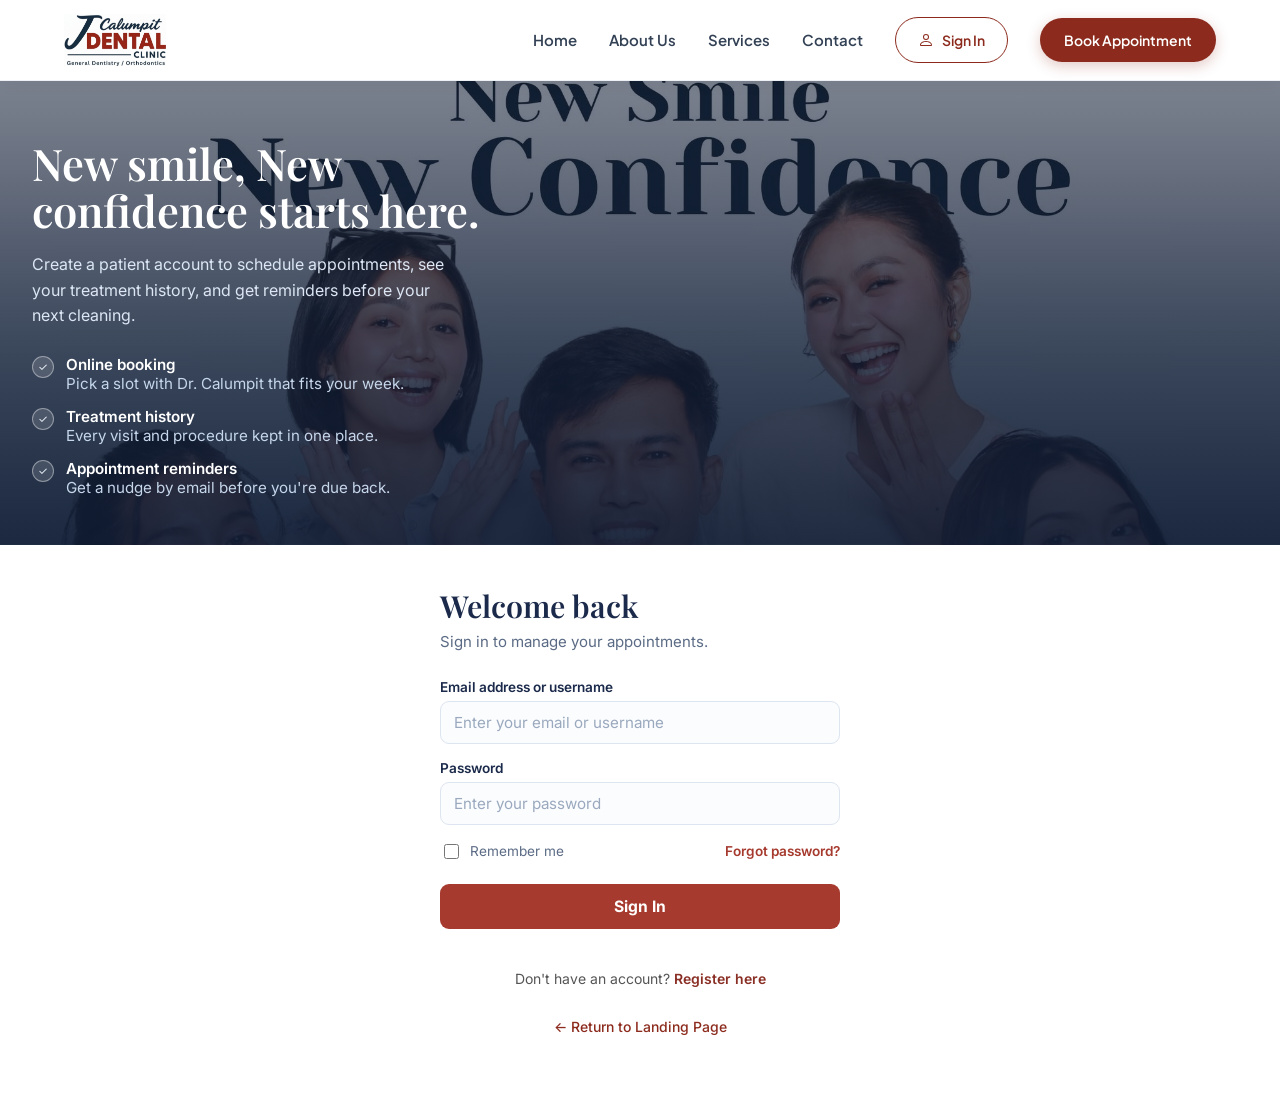
<file: jcalumpit/dashboard.html>
<!doctype html>
<html lang="en">
  <head>
    <meta charset="UTF-8" />
    <meta name="viewport" content="width=device-width, initial-scale=1" />
    <title>My Appointments — J. Calumpit Dental Clinic</title>
    <link rel="preconnect" href="https://fonts.googleapis.com" />
    <link rel="preconnect" href="https://fonts.gstatic.com" crossorigin />
    <link
      href="https://fonts.googleapis.com/css2?family=Playfair+Display:wght@600;700&family=Inter:wght@400;500;600;700&display=swap"
      rel="stylesheet"
    />
    <link rel="stylesheet" href="portal.css" />
    <style>
      .top {
        background: var(--navy-deep);
        color: #fff;
      }
      .top-in {
        max-width: 960px;
        margin: 0 auto;
        padding: 14px 24px;
        display: flex;
        align-items: center;
        gap: 18px;
        flex-wrap: wrap;
      }
      .top img {
        height: 40px;
        background: #fff;
        border-radius: 8px;
        padding: 4px 8px;
        display: block;
      }
      .top nav {
        margin-left: auto;
        display: flex;
        gap: 18px;
        align-items: center;
        font-size: 0.92rem;
        font-weight: 500;
      }
      .top nav a {
        text-decoration: none;
        opacity: 0.9;
      }
      .top nav a:hover {
        opacity: 1;
        text-decoration: underline;
      }
      main {
        max-width: 960px;
        margin: 0 auto;
        padding: 36px 24px 72px;
      }
      .head {
        display: flex;
        justify-content: space-between;
        align-items: flex-end;
        gap: 16px;
        flex-wrap: wrap;
        margin-bottom: 24px;
      }
      .head h1 {
        font: 700 2rem/1.15 var(--serif);
        color: var(--navy);
      }
      .head p {
        margin: 6px 0 0;
      }
      .appt {
        display: grid;
        grid-template-columns: 76px 1fr auto;
        gap: 18px;
        align-items: start;
        background: #fff;
        border: 1px solid var(--line);
        border-radius: 14px;
        padding: 18px 20px;
        margin-bottom: 14px;
      }
      .date-box {
        text-align: center;
        background: var(--sky);
        border-radius: 10px;
        padding: 10px 4px;
        color: var(--navy);
      }
      .date-box .m {
        font-size: 0.75rem;
        font-weight: 700;
        letter-spacing: 0.06em;
        text-transform: uppercase;
        color: var(--maroon);
      }
      .date-box .d {
        font: 700 1.7rem/1.1 var(--serif);
      }
      .date-box .y {
        font-size: 0.72rem;
        color: var(--muted);
      }
      .appt h3 {
        font-size: 1.05rem;
        margin-bottom: 4px;
      }
      .appt p {
        margin: 3px 0;
        font-size: 0.9rem;
        color: var(--muted);
      }
      .note {
        margin-top: 10px !important;
        padding: 10px 12px;
        background: var(--field);
        border-left: 3px solid var(--maroon);
        border-radius: 6px;
        color: var(--ink) !important;
      }
      .side {
        text-align: right;
        display: flex;
        flex-direction: column;
        gap: 10px;
        align-items: flex-end;
      }
      .balance {
        background: var(--navy-deep);
        color: #fff;
        border-radius: 16px;
        padding: 24px 28px;
        margin-bottom: 26px;
        display: flex;
        flex-wrap: wrap;
        gap: 20px 40px;
        align-items: center;
        justify-content: space-between;
      }
      .balance .lbl {
        font-size: 0.78rem;
        font-weight: 700;
        letter-spacing: 0.07em;
        text-transform: uppercase;
        color: #cfd9ea;
      }
      .balance .amt {
        font: 700 2.7rem/1.1 var(--serif);
        margin: 4px 0 6px;
      }
      .balance .amt.clear {
        color: #86efac;
      }
      .balance .msg {
        font-size: 0.9rem;
        color: #cfd9ea;
        max-width: 420px;
        margin: 0;
      }
      .balance .chips {
        display: flex;
        gap: 12px;
        flex-wrap: wrap;
      }
      .balance .chip {
        background: rgba(255, 255, 255, 0.1);
        border-radius: 10px;
        padding: 10px 18px;
        min-width: 130px;
      }
      .balance .chip span {
        display: block;
        font-size: 0.75rem;
        color: #cfd9ea;
      }
      .balance .chip strong {
        font-size: 1.1rem;
      }
      .bill strong {
        color: var(--maroon);
      }
      .bill strong.paid {
        color: #166534;
      }
      .pay-table {
        background: #fff;
        border: 1px solid var(--line);
        border-radius: 14px;
        padding: 6px 8px;
        overflow-x: auto;
      }
      .pay-table small {
        display: block;
        color: var(--muted);
      }
      .section-title {
        font-size: 0.8rem;
        font-weight: 700;
        letter-spacing: 0.06em;
        text-transform: uppercase;
        color: var(--muted);
        margin: 28px 0 12px;
      }
      @media (max-width: 640px) {
        .appt {
          grid-template-columns: 64px 1fr;
        }
        .side {
          grid-column: 1/-1;
          flex-direction: row;
          justify-content: space-between;
          align-items: center;
          text-align: left;
        }
      }
    </style>
  </head>
  <body>
    <header class="top">
      <div class="top-in">
        <a href="index.html"
          ><img src="media/logo (2).jpg" alt="J. Calumpit Dental Clinic"
        /></a>
        <nav>
          <a href="index.html">Home</a>
          <a href="appointment.html">Book appointment</a>
          <a href="#" id="logout">Log out</a>
        </nav>
      </div>
    </header>

    <main>
      <div class="head">
        <div>
          <h1>My appointments</h1>
          <p class="muted" id="hello">Loading…</p>
        </div>
        <a class="btn btn-primary" href="appointment.html"
          >+ Book an appointment</a
        >
      </div>

      <section class="balance" id="balance" aria-live="polite"></section>

      <div id="list"></div>

      <div id="payments"></div>
    </main>

    <dialog id="confirm">
      <div class="modal-body">
        <h3>Cancel this appointment?</h3>
        <p class="modal-sub" id="confirmText"></p>
        <p class="modal-err" id="confirmErr"></p>
        <div class="modal-actions">
          <button class="btn btn-ghost" id="confirmNo" type="button">
            Keep it
          </button>
          <button class="btn btn-primary" id="confirmYes" type="button">
            Yes, cancel
          </button>
        </div>
      </div>
    </dialog>
    <div class="toast" id="toast" role="status"></div>

    <script src="api.js"></script>
    <script>
      (async function () {
        const $ = (s) => document.querySelector(s);
        const toast = (t, err) => {
          const el = $("#toast");
          el.textContent = t;
          el.className = "toast show" + (err ? " error" : "");
          setTimeout(() => (el.className = "toast"), 3200);
        };

        let user = null;
        try {
          user = (await api("session.php")).user;
        } catch (_) {}
        if (!user) return location.replace("login.html?next=dashboard.html");
        if (user.role !== "patient") return location.replace("admin.html");
        $("#hello").textContent =
          `Signed in as ${user.fullName} (${user.username}).`;

        $("#logout").addEventListener("click", async (e) => {
          e.preventDefault();
          try {
            await api("logout.php", { method: "POST" });
          } catch (_) {}
          location.href = "index.html";
        });

        const today = isoDate(new Date());
        let appts = [];

        function card(a) {
          const d = new Date(a.date + "T00:00");
          const month = d.toLocaleDateString("en-PH", { month: "short" });
          const cancellable =
            ["pending", "approved", "rescheduled"].includes(a.status) &&
            a.date >= today;
          let when = "";
          if (a.status === "rescheduled" && a.prevDate) {
            when = `<p>Rescheduled from ${esc(fmtDate(a.prevDate))} at ${esc(a.prevTimeLabel)}.</p>`;
          }
          const msg = a.adminNote
            ? `<p class="note"><strong>Message from the clinic:</strong> ${esc(a.adminNote)}</p>`
            : "";
          const hint =
            a.status === "pending"
              ? "<p>Waiting for the clinic to confirm.</p>"
              : "";
          const bill =
            a.billable && a.fee > 0
              ? `<p class="bill">Fee ${esc(peso(a.fee))} · Paid ${esc(peso(a.paid))} · ` +
                (a.balance > 0
                  ? `Balance <strong>${esc(peso(a.balance))}</strong>`
                  : '<strong class="paid">Paid in full ✓</strong>') +
                "</p>"
              : "";
          return `<article class="appt">
            <div class="date-box"><div class="m">${esc(month)}</div><div class="d">${d.getDate()}</div><div class="y">${d.getFullYear()}</div></div>
            <div>
              <h3>${esc(a.service)}</h3>
              <p>${esc(fmtDate(a.date, true))} · ${esc(a.timeLabel)} · ${esc(a.dentist)}</p>
              <p>For ${esc(a.patientName)}</p>
              ${when}${hint}${bill}${msg}
            </div>
            <div class="side">
              ${statusBadge(a.status)}
              ${cancellable ? `<button class="btn btn-danger btn-sm" data-cancel="${a.id}">Cancel</button>` : ""}
            </div>
          </article>`;
        }

        function render() {
          const upcoming = appts.filter(
            (a) =>
              a.date >= today &&
              ["pending", "approved", "rescheduled"].includes(a.status),
          );
          const history = appts.filter((a) => !upcoming.includes(a));
          if (!appts.length) {
            $("#list").innerHTML =
              '<div class="card empty">You have no appointments yet.<br><br><a class="btn btn-primary" href="appointment.html">Book your first visit</a></div>';
            return;
          }
          $("#list").innerHTML =
            (upcoming.length
              ? '<div class="section-title" style="margin-top:0">Upcoming</div>' +
                upcoming
                  .slice()
                  .sort((a, b) =>
                    (a.date + a.time).localeCompare(b.date + b.time),
                  )
                  .map(card)
                  .join("")
              : "") +
            (history.length
              ? '<div class="section-title">Past &amp; closed</div>' +
                history.map(card).join("")
              : "");
        }

        function renderBalance(s) {
          const el = $("#balance");
          const clear = s.billed > 0 && s.due <= 0;
          const msg =
            s.billed <= 0
              ? "No charges yet. Fees appear here once the clinic approves a visit and sets the price."
              : clear
                ? "You're all paid up. Thank you!"
                : "This is what you still need to pay for your approved and completed visits. It updates when the clinic records a payment.";
          el.innerHTML = `
            <div>
              <div class="lbl">Remaining balance</div>
              <div class="amt ${clear ? "clear" : ""}">${esc(peso(s.due))}</div>
              <p class="msg">${esc(msg)}</p>
            </div>
            <div class="chips">
              <div class="chip"><span>Total billed</span><strong>${esc(peso(s.billed))}</strong></div>
              <div class="chip"><span>Total paid</span><strong>${esc(peso(s.paid))}</strong></div>
            </div>`;
        }

        function renderPayments(list) {
          const el = $("#payments");
          if (!list.length) return (el.innerHTML = "");
          el.innerHTML =
            '<div class="section-title">Payment history</div><div class="pay-table"><table><thead><tr><th>Date</th><th>For</th><th>Method</th><th>Amount</th></tr></thead><tbody>' +
            list
              .map(
                (p) => `<tr>
                  <td>${esc(fmtDateTime(p.paidAt))}</td>
                  <td>${esc(p.service)}<small>${esc(fmtDate(p.apptDate))}${["cancelled", "declined"].includes(p.apptStatus) ? " · appointment " + esc(p.apptStatus) : ""}</small></td>
                  <td>${esc(METHOD_LABEL[p.method] || p.method)}${p.reference ? `<small>Ref: ${esc(p.reference)}</small>` : ""}</td>
                  <td><strong>${esc(peso(p.amount))}</strong></td></tr>`,
              )
              .join("") +
            "</tbody></table></div>";
        }

        async function load() {
          const [a, b] = await Promise.allSettled([
            api("appointments.php"),
            api("billing.php"),
          ]);
          if (a.status === "fulfilled") {
            appts = a.value.appointments;
            render();
          } else {
            $("#list").innerHTML =
              `<div class="card empty">${esc(a.reason.message)}</div>`;
          }
          if (b.status === "fulfilled") {
            renderBalance(b.value.summary);
            renderPayments(b.value.payments);
          } else {
            $("#balance").innerHTML =
              `<p class="msg">Couldn't load your balance: ${esc(b.reason.message)}</p>`;
          }
        }

        // Cancel flow
        let cancelId = null;
        const dlg = $("#confirm");
        $("#list").addEventListener("click", (e) => {
          const b = e.target.closest("[data-cancel]");
          if (!b) return;
          cancelId = +b.dataset.cancel;
          const a = appts.find((x) => x.id === cancelId);
          $("#confirmText").textContent =
            `${a.service} on ${fmtDate(a.date, true)} at ${a.timeLabel}.`;
          $("#confirmErr").textContent = "";
          dlg.showModal();
        });
        $("#confirmNo").addEventListener("click", () => dlg.close());
        $("#confirmYes").addEventListener("click", async () => {
          const btn = $("#confirmYes");
          btn.disabled = true;
          try {
            await api("appointment_cancel.php", {
              method: "POST",
              body: { id: cancelId },
            });
            dlg.close();
            toast("Appointment cancelled.");
            await load();
          } catch (err) {
            $("#confirmErr").textContent = err.message;
          }
          btn.disabled = false;
        });

        load();
      })();
    </script>
  </body>
</html>
</file>
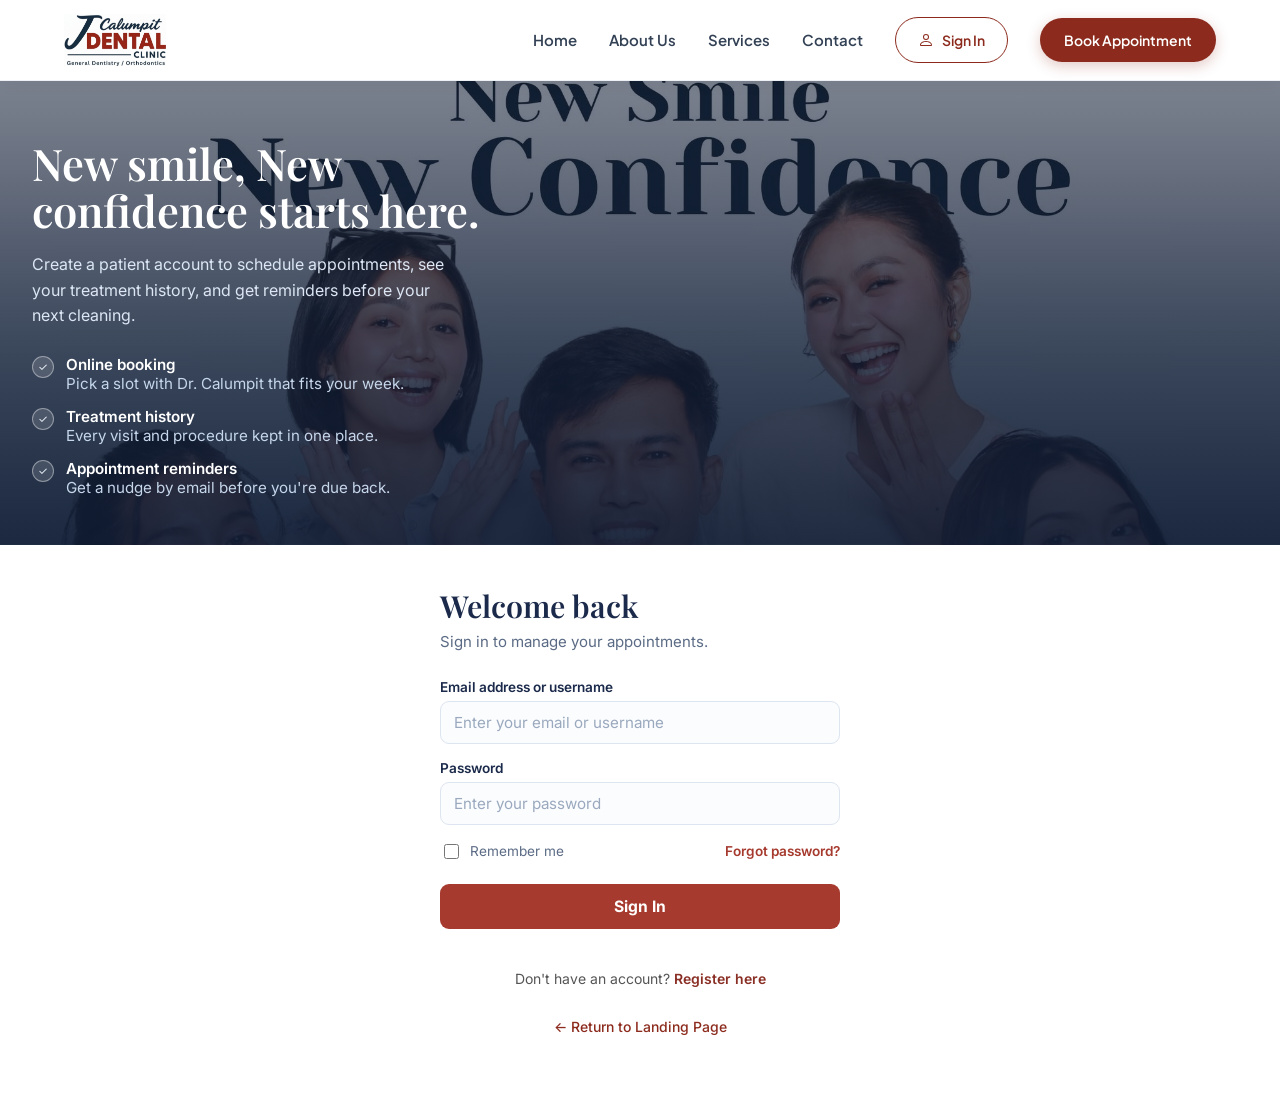
<file: jcalumpit/login.html>
<!doctype html>
<html lang="en">
  <head>
    <meta charset="UTF-8" />
    <meta name="viewport" content="width=device-width, initial-scale=1.0" />
    <title>Calumpit Dental Clinic — Sign In</title>
    <link rel="stylesheet" href="login.css" />
    <link rel="stylesheet" href="navbar.css" />
    <link
      rel="stylesheet"
      href="https://cdnjs.cloudflare.com/ajax/libs/font-awesome/6.5.2/css/all.min.css"
    />
    <link rel="preconnect" href="https://fonts.googleapis.com" />
    <link
      href="https://fonts.googleapis.com/css2?family=Playfair+Display:ital,wght@0,500;0,600;1,500&family=Inter:wght@400;500;600;700&display=swap"
      rel="stylesheet"
    />
  </head>
  <body>
    <!-- NAVBAR (same as the landing page) -->
    <header class="site-header">
      <div class="container navbar">
        <a href="index.html" class="logo">
          <img
            src="media/logo (2).jpg"
            alt="J. Calumpit Dental Clinic"
            onerror="
              this.style.display = 'none';
              this.nextElementSibling.style.display = 'flex';
            "
          />
          <div class="logo-fallback" style="display: none">
            <i class="fa-solid fa-tooth"></i>
            <span><strong>J. Calumpit</strong> Dental Clinic</span>
          </div>
        </a>

        <input type="checkbox" id="sidebar-active" />
        <label
          for="sidebar-active"
          class="open-sidebar-button"
          aria-label="Open Navigation Menu"
        >
          <svg
            xmlns="http://www.w3.org/2000/svg"
            width="28"
            height="28"
            fill="currentColor"
            viewBox="0 0 16 16"
          >
            <path
              fill-rule="evenodd"
              d="M2.5 12a.5.5 0 0 1 .5-.5h10a.5.5 0 0 1 0 1H3a.5.5 0 0 1-.5-.5m0-4a.5.5 0 0 1 .5-.5h10a.5.5 0 0 1 0 1H3a.5.5 0 0 1-.5-.5m0-4a.5.5 0 0 1 .5-.5h10a.5.5 0 0 1 0 1H3a.5.5 0 0 1-.5-.5"
            />
          </svg>
        </label>
        <label for="sidebar-active" class="sidebar-overlay"></label>

        <nav>
          <div class="sidebar-close-btn">
            <label for="sidebar-active" aria-label="Close Navigation Menu">
              <svg
                xmlns="http://www.w3.org/2000/svg"
                width="28"
                height="28"
                fill="currentColor"
                viewBox="0 0 16 16"
              >
                <path
                  d="M4.646 4.646a.5.5 0 0 1 .708 0L8 7.293l2.646-2.647a.5.5 0 0 1 .708.708L8.707 8l2.647 2.646a.5.5 0 0 1-.708.708L8 8.707l-2.646 2.647a.5.5 0 0 1-.708-.708L7.293 8 4.646 5.354a.5.5 0 0 1 0-.708"
                />
              </svg>
            </label>
          </div>

          <a href="index.html#home-link">Home</a>
          <a href="index.html#about-link">About Us</a>
          <a href="index.html#services-link">Services</a>
          <a href="index.html#contact-link">Contact</a>

          <a href="login.html" class="nav-signin active">
            <svg
              xmlns="http://www.w3.org/2000/svg"
              width="16"
              height="16"
              fill="currentColor"
              viewBox="0 0 16 16"
            >
              <path
                d="M8 8a3 3 0 1 0 0-6 3 3 0 0 0 0 6m2-3a2 2 0 1 1-4 0 2 2 0 0 1 4 0m4 8c0 1-1 1-1 1H3s-1 0-1-1 1-4 6-4 6 3 6 4m-1-.004c-.001-.246-.154-.986-.832-1.664C11.516 10.68 10.289 10 8 10s-3.516.68-4.168 1.332c-.678.678-.83 1.418-.832 1.664z"
              />
            </svg>
            Sign In
          </a>
          <a
            href="login.html?next=appointment.html&amp;notice=book"
            class="nav-book-btn"
            >Book Appointment</a
          >
        </nav>
      </div>
    </header>
    <div class="layout">
      <!-- LEFT HERO -->
      <div class="hero">
        <div class="hero-copy">
          <h1 class="hero-title">New smile, New confidence starts here.</h1>

          <div class="hero-more">
            <input
              type="checkbox"
              id="heroMoreToggle"
              class="hero-more-checkbox"
            />
            <label for="heroMoreToggle" class="hero-more-toggle">
              <span>Show details</span>
              <svg
                class="chevron"
                viewBox="0 0 24 24"
                fill="none"
                aria-hidden="true"
              >
                <path
                  d="M6 9l6 6 6-6"
                  stroke="currentColor"
                  stroke-width="2"
                  stroke-linecap="round"
                  stroke-linejoin="round"
                />
              </svg>
            </label>

            <div class="hero-more-body">
              <p class="hero-sub">
                Create a patient account to schedule appointments, see your
                treatment history, and get reminders before your next cleaning.
              </p>

              <ul class="feature-list">
                <li>
                  <span class="check">✓</span>
                  <span class="feature-text"
                    ><b>Online booking</b
                    ><span
                      >Pick a slot with Dr. Calumpit that fits your week.</span
                    ></span
                  >
                </li>
                <li>
                  <span class="check">✓</span>
                  <span class="feature-text"
                    ><b>Treatment history</b
                    ><span
                      >Every visit and procedure kept in one place.</span
                    ></span
                  >
                </li>
                <li>
                  <span class="check">✓</span>
                  <span class="feature-text"
                    ><b>Appointment reminders</b
                    ><span
                      >Get a nudge by email before you're due back.</span
                    ></span
                  >
                </li>
              </ul>
            </div>
          </div>
        </div>
      </div>

      <!-- RIGHT FORM PANEL -->
      <div class="panel">
        <div class="card">
          <div class="card-head">
            <h1>Welcome back</h1>
            <p>Sign in to manage your appointments.</p>
          </div>

          <!-- LOGIN FORM -->
          <form id="loginForm" class="active">
            <div class="field">
              <label for="loginEmail">Email address or username</label>
              <input
                type="text"
                id="loginEmail"
                placeholder="Enter your email or username"
                required
              />
            </div>
            <div class="field">
              <label for="loginPassword">Password</label>
              <input
                type="password"
                id="loginPassword"
                placeholder="Enter your password"
                required
              />
            </div>
            <div class="row-between">
              <label class="remember">
                <input type="checkbox" id="rememberMe" /> Remember me
              </label>
              <a class="link-btn" href="#forgotOverlay">Forgot password?</a>
            </div>
            <p
              id="loginMessage"
              class="form-message"
              role="alert"
              aria-live="polite"
            ></p>
            <button type="submit" class="submit">Sign In</button>
            <p class="register-text">
              Don't have an account?
              <a href="register.html">Register here</a>
            </p>
            <p class="back-text">
              <a href="index.html">← Return to Landing Page</a>
            </p>
          </form>
        </div>
      </div>
    </div>

    <!-- FORGOT PASSWORD MODAL -->
    <div class="overlay" id="forgotOverlay">
      <div class="modal">
        <h2>Reset your password</h2>
        <p>
          Enter the email on your account and we'll send a link to reset your
          password.
        </p>
        <div class="field" style="margin-bottom: 8px">
          <label for="forgotEmail">Email address</label>
          <input
            type="email"
            id="forgotEmail"
            placeholder="you@example.com"
            required
          />
        </div>
        <div class="modal-actions">
          <a
            class="btn-ghost"
            href="#"
            style="text-align: center; text-decoration: none"
            >Cancel</a
          >
          <a
            class="submit"
            href="#"
            style="
              text-align: center;
              text-decoration: none;
              display: flex;
              align-items: center;
              justify-content: center;
            "
            >Send link</a
          >
        </div>
      </div>
    </div>
    <script src="api.js"></script>
    <script src="login.js"></script>
  </body>
</html>
</file>
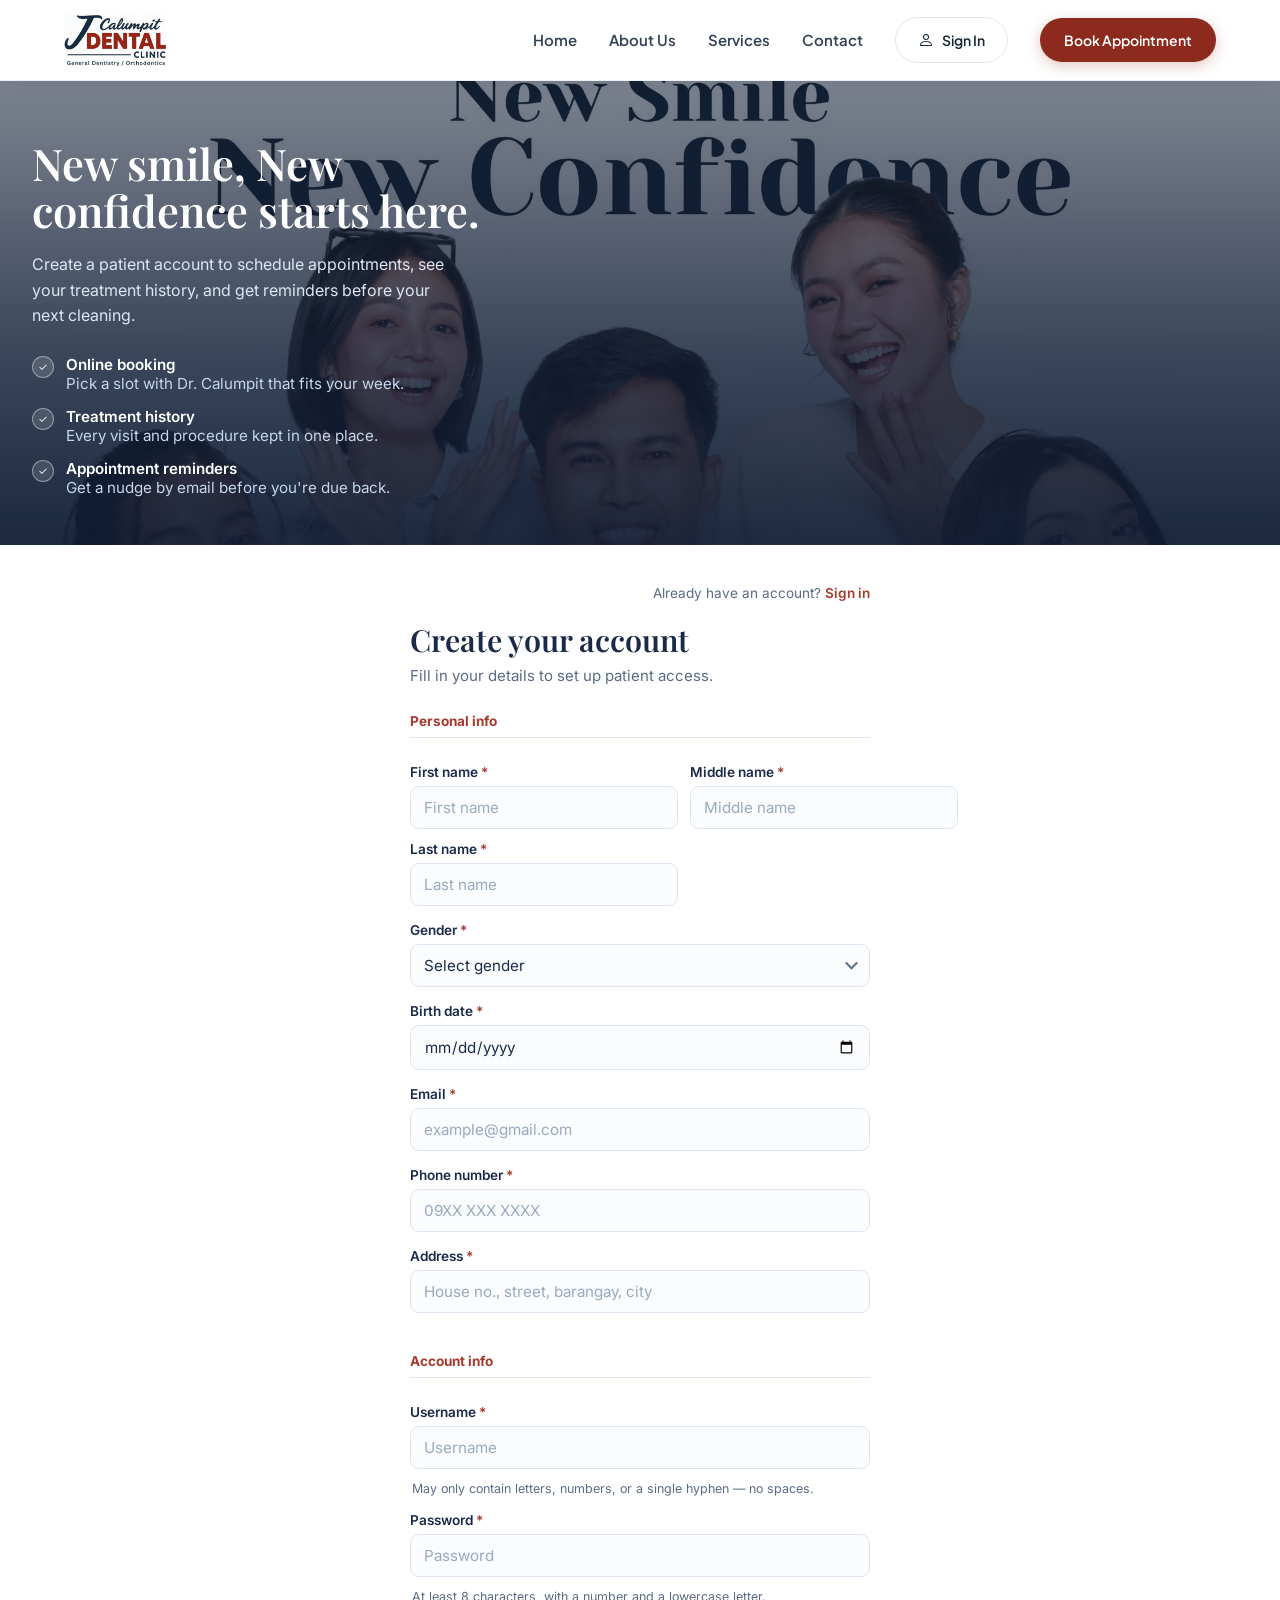
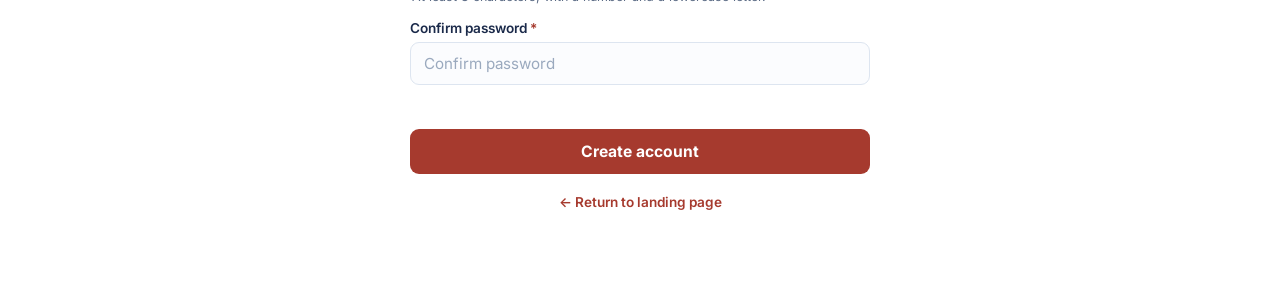
<file: jcalumpit/register.html>
<!doctype html>
<html lang="en">
  <head>
    <meta charset="UTF-8" />
    <meta name="viewport" content="width=device-width, initial-scale=1.0" />
    <title>Calumpit Dental Clinic — Create Account</title>
    <link rel="stylesheet" href="register.css" />
    <link rel="stylesheet" href="navbar.css" />
    <link
      rel="stylesheet"
      href="https://cdnjs.cloudflare.com/ajax/libs/font-awesome/6.5.2/css/all.min.css"
    />
    <link rel="preconnect" href="https://fonts.googleapis.com" />
    <link
      href="https://fonts.googleapis.com/css2?family=Playfair+Display:ital,wght@0,500;0,600;1,500&family=Inter:wght@400;500;600;700&display=swap"
      rel="stylesheet"
    />
  </head>
  <body>
    <!-- NAVBAR (same as the landing page) -->
    <header class="site-header">
      <div class="container navbar">
        <a href="index.html" class="logo">
          <img
            src="media/logo (2).jpg"
            alt="J. Calumpit Dental Clinic"
            onerror="
              this.style.display = 'none';
              this.nextElementSibling.style.display = 'flex';
            "
          />
          <div class="logo-fallback" style="display: none">
            <i class="fa-solid fa-tooth"></i>
            <span><strong>J. Calumpit</strong> Dental Clinic</span>
          </div>
        </a>

        <input type="checkbox" id="sidebar-active" />
        <label
          for="sidebar-active"
          class="open-sidebar-button"
          aria-label="Open Navigation Menu"
        >
          <svg
            xmlns="http://www.w3.org/2000/svg"
            width="28"
            height="28"
            fill="currentColor"
            viewBox="0 0 16 16"
          >
            <path
              fill-rule="evenodd"
              d="M2.5 12a.5.5 0 0 1 .5-.5h10a.5.5 0 0 1 0 1H3a.5.5 0 0 1-.5-.5m0-4a.5.5 0 0 1 .5-.5h10a.5.5 0 0 1 0 1H3a.5.5 0 0 1-.5-.5m0-4a.5.5 0 0 1 .5-.5h10a.5.5 0 0 1 0 1H3a.5.5 0 0 1-.5-.5"
            />
          </svg>
        </label>
        <label for="sidebar-active" class="sidebar-overlay"></label>

        <nav>
          <div class="sidebar-close-btn">
            <label for="sidebar-active" aria-label="Close Navigation Menu">
              <svg
                xmlns="http://www.w3.org/2000/svg"
                width="28"
                height="28"
                fill="currentColor"
                viewBox="0 0 16 16"
              >
                <path
                  d="M4.646 4.646a.5.5 0 0 1 .708 0L8 7.293l2.646-2.647a.5.5 0 0 1 .708.708L8.707 8l2.647 2.646a.5.5 0 0 1-.708.708L8 8.707l-2.646 2.647a.5.5 0 0 1-.708-.708L7.293 8 4.646 5.354a.5.5 0 0 1 0-.708"
                />
              </svg>
            </label>
          </div>

          <a href="index.html#home-link">Home</a>
          <a href="index.html#about-link">About Us</a>
          <a href="index.html#services-link">Services</a>
          <a href="index.html#contact-link">Contact</a>

          <a href="login.html" class="nav-signin">
            <svg
              xmlns="http://www.w3.org/2000/svg"
              width="16"
              height="16"
              fill="currentColor"
              viewBox="0 0 16 16"
            >
              <path
                d="M8 8a3 3 0 1 0 0-6 3 3 0 0 0 0 6m2-3a2 2 0 1 1-4 0 2 2 0 0 1 4 0m4 8c0 1-1 1-1 1H3s-1 0-1-1 1-4 6-4 6 3 6 4m-1-.004c-.001-.246-.154-.986-.832-1.664C11.516 10.68 10.289 10 8 10s-3.516.68-4.168 1.332c-.678.678-.83 1.418-.832 1.664z"
              />
            </svg>
            Sign In
          </a>
          <a
            href="login.html?next=appointment.html&amp;notice=book"
            class="nav-book-btn"
            >Book Appointment</a
          >
        </nav>
      </div>
    </header>
    <div class="layout">
      <!-- LEFT HERO -->
      <div class="hero">
        <div class="hero-copy">
          <h1 class="hero-title">New smile, New confidence starts here.</h1>

          <div class="hero-more">
            <input
              type="checkbox"
              id="heroMoreToggle"
              class="hero-more-checkbox"
            />
            <label for="heroMoreToggle" class="hero-more-toggle">
              <span>Show details</span>
              <svg
                class="chevron"
                viewBox="0 0 24 24"
                fill="none"
                aria-hidden="true"
              >
                <path
                  d="M6 9l6 6 6-6"
                  stroke="currentColor"
                  stroke-width="2"
                  stroke-linecap="round"
                  stroke-linejoin="round"
                />
              </svg>
            </label>

            <div class="hero-more-body">
              <p class="hero-sub">
                Create a patient account to schedule appointments, see your
                treatment history, and get reminders before your next cleaning.
              </p>

              <ul class="feature-list">
                <li>
                  <span class="check">✓</span>
                  <span class="feature-text"
                    ><b>Online booking</b
                    ><span
                      >Pick a slot with Dr. Calumpit that fits your week.</span
                    ></span
                  >
                </li>
                <li>
                  <span class="check">✓</span>
                  <span class="feature-text"
                    ><b>Treatment history</b
                    ><span
                      >Every visit and procedure kept in one place.</span
                    ></span
                  >
                </li>
                <li>
                  <span class="check">✓</span>
                  <span class="feature-text"
                    ><b>Appointment reminders</b
                    ><span
                      >Get a nudge by email before you're due back.</span
                    ></span
                  >
                </li>
              </ul>
            </div>
          </div>
        </div>
      </div>

      <!-- RIGHT FORM PANEL -->
      <div class="panel">
        <div class="card card-wide">
          <p class="top-link">
            Already have an account?
            <a href="login.html">Sign in</a>
          </p>

          <div class="card-head">
            <h1>Create your account</h1>
            <p>Fill in your details to set up patient access.</p>
          </div>

          <form id="registrationform">
            <p class="section-label">Personal info</p>

            <div class="name-grid">
              <div class="field">
                <label for="firstName"
                  >First name <span class="req">*</span></label
                >
                <input type="text" id="firstName" placeholder="First name" />
              </div>
              <div class="field">
                <label for="middleName"
                  >Middle name <span class="req">*</span></label
                >
                <input type="text" id="middleName" placeholder="Middle name" />
              </div>
              <div class="field">
                <label for="lastName"
                  >Last name <span class="req">*</span></label
                >
                <input type="text" id="lastName" placeholder="Last name" />
              </div>
            </div>

            <div class="field">
              <label for="gender">Gender <span class="req">*</span></label>
              <div class="select-wrapper">
                <select id="gender" name="gender" required>
                  <option value="" disabled selected>Select gender</option>
                  <option value="male">Male</option>
                  <option value="female">Female</option>
                  <option value="non-binary">Non-binary</option>
                  <option value="prefer-not-to-say">Prefer not to say</option>
                </select>
              </div>
            </div>

            <div class="field">
              <label for="birthDate"
                >Birth date <span class="req">*</span></label
              >
              <input type="date" id="birthDate" />
            </div>

            <div class="field">
              <label for="regEmail">Email <span class="req">*</span></label>
              <input
                type="email"
                id="regEmail"
                placeholder="example@gmail.com"
              />
            </div>

            <div class="field">
              <label for="phone">Phone number <span class="req">*</span></label>
              <input type="tel" id="phone" placeholder="09XX XXX XXXX" />
            </div>

            <div class="field">
              <label for="address">Address <span class="req">*</span></label>
              <input
                type="text"
                id="address"
                placeholder="House no., street, barangay, city"
                autocomplete="street-address"
                maxlength="255"
              />
            </div>

            <div></div>

            <p class="section-label section-label-spaced">Account info</p>

            <div class="field">
              <label for="username">Username <span class="req">*</span></label>
              <input type="text" id="username" placeholder="Username" />
              <p class="hint">
                May only contain letters, numbers, or a single hyphen — no
                spaces.
              </p>
            </div>

            <div class="field">
              <label for="regPassword"
                >Password <span class="req">*</span></label
              >
              <input
                type="password"
                id="regPassword"
                placeholder="Password"
                minlength="8"
              />
              <p class="hint">
                At least 8 characters, with a number and a lowercase letter.
              </p>
            </div>

            <div class="field">
              <label for="regConfirm"
                >Confirm password <span class="req">*</span></label
              >
              <input
                type="password"
                id="regConfirm"
                placeholder="Confirm password"
                minlength="8"
              />
            </div>
            <p id="message" class="hint"></p>

            <button type="submit" class="submit submit-wide">
              Create account
            </button>
          </form>

          <p class="switch-line">
            <a class="link-btn" href="index.html">← Return to landing page</a>
          </p>
        </div>
      </div>
    </div>
    <script src="api.js"></script>
    <script src="register.js"></script>
  </body>
</html>
</file>
<file: jcalumpit/style.css>
@import url("https://fonts.googleapis.com/css2?family=Playfair+Display:ital,wght@0,500;0,600;0,700;1,400;1,600&family=Plus+Jakarta+Sans:wght@300;400;500;600;700;800&family=Poppins:wght@300;400;500;600;700&display=swap");

:root {
  --primary-color: #8c2b1d;
  --primary-hover: #732015;
  --primary-dark: #5c1910;
  --primary-soft: #faece9;
  --primary-tint: #fdf4f2;

  --dark-navy: #162536;
  --dark-navy-deep: #0f1b29;
  --navy-muted: #243547;

  --teal-accent: #0e7490;

  --text-main: #17263d;
  --text-muted: #64748b;
  --text-light: #94a3b8;

  --bg-light: #f8fafc;
  --bg-card: #ffffff;
  --border-color: #e2e8f0;
  --border-focus: #8c2b1d;

  --font-serif: "Playfair Display", Georgia, "Times New Roman", serif;
  --font-sans: "Plus Jakarta Sans", "Poppins", sans-serif;

  --radius-sm: 8px;
  --radius-md: 14px;
  --radius-lg: 20px;
  --radius-pill: 9999px;

  --shadow-sm: 0 2px 8px rgba(0, 0, 0, 0.04);
  --shadow-md: 0 8px 24px rgba(0, 0, 0, 0.06);
  --shadow-lg: 0 16px 36px rgba(0, 0, 0, 0.08);

  --brand: var(--primary-color);
  --ink: var(--dark-navy);
  --muted: var(--text-muted);
  --surface-alt: #f8fafc;
  --white: #ffffff;
  --secondary-bg: #f8fafc;
}

* {
  margin: 0;
  padding: 0;
  box-sizing: border-box;
}

html {
  scroll-behavior: smooth;
}

body {
  font-family: var(--font-sans);
  color: var(--text-main);
  background: #ffffff;
  line-height: 1.6;
  overflow-x: hidden;
}

a {
  text-decoration: none;
  color: inherit;
  transition: all 0.25s ease;
}

img {
  max-width: 100%;
  display: block;
}

.container {
  width: 90%;
  max-width: 1200px;
  margin: auto;
}

/* =========================================
   HEADER & NAVIGATION
========================================= */
header {
  width: 100%;
  position: fixed;
  top: 0;
  left: 0;
  background: #ffffff;
  z-index: 1000;
  box-shadow: 0 2px 16px rgba(0, 0, 0, 0.05);
  border-bottom: 1px solid rgba(226, 232, 240, 0.6);
}

.navbar {
  height: 80px;
  display: flex;
  align-items: center;
  justify-content: space-between;
}

.logo {
  display: flex;
  align-items: center;
  gap: 12px;
}

.logo img {
  height: 52px;
  width: auto;
  object-fit: contain;
}

.logo-fallback {
  display: flex;
  align-items: center;
  gap: 10px;
  color: var(--dark-navy);
  font-size: 1.25rem;
}

.logo-fallback i {
  color: var(--primary-color);
  font-size: 1.5rem;
}

.logo-fallback span strong {
  color: var(--primary-color);
}

/* Sidebar Toggle Mechanics */
#sidebar-active {
  display: none;
}

.open-sidebar-button {
  display: none;
  cursor: pointer;
  color: var(--dark-navy);
  padding: 4px;
}

.sidebar-overlay {
  display: none;
  position: fixed;
  top: 0;
  left: 0;
  width: 100vw;
  height: 100vh;
  background: rgba(15, 27, 41, 0.4);
  backdrop-filter: blur(2px);
  z-index: 1000;
}

nav {
  display: flex;
  align-items: center;
  gap: 32px;
  margin-left: auto;
}

nav a {
  color: #334155;
  font-size: 15px;
  font-weight: 600;
  position: relative;
  padding: 8px 0;
  transition: color 0.2s ease;
}

nav a:hover,
nav a.active {
  color: var(--primary-color);
}

.nav-signin {
  display: inline-flex;
  align-items: center;
  gap: 8px;
  background: #ffffff;
  color: var(--dark-navy);
  padding: 11px 22px;
  border-radius: var(--radius-pill);
  font-size: 14px;
  font-weight: 600;
  cursor: pointer;
  border: 1px solid var(--border-color);
  transition: all 0.25s ease;
}

.nav-signin:hover {
  border-color: #cbd5e1;
  background: #f8fafc;
  transform: translateY(-2px);
}

.nav-book-btn {
  background: var(--primary-color);
  color: #ffffff !important;
  font-size: 14px;
  font-weight: 600;
  padding: 11px 24px !important;
  border-radius: var(--radius-pill);
  transition:
    background-color 0.25s ease,
    transform 0.15s ease;
  box-shadow: 0 4px 14px rgba(140, 43, 29, 0.25);
}

.nav-book-btn:hover {
  background: var(--primary-hover);
  transform: translateY(-1px);
}

.sidebar-close-btn {
  display: flex;
  justify-content: flex-end; /* Moves X button to the right */
  width: 100%;
  margin-bottom: 12px;
}

/* Checkbox Toggle Handlers */
#sidebar-active:checked ~ .sidebar-overlay {
  display: block;
}

#sidebar-active:checked ~ nav {
  right: 0;
}

/* =========================================
   BUTTONS
========================================= */
.primary-btn {
  display: inline-flex;
  align-items: center;
  gap: 8px;
  background: var(--primary-color);
  color: #ffffff;
  padding: 14px 28px;
  border-radius: var(--radius-pill);
  font-size: 14px;
  font-weight: 600;
  cursor: pointer;
  border: none;
  transition: all 0.25s ease;
  box-shadow: 0 4px 14px rgba(140, 43, 29, 0.25);
}

.primary-btn:hover {
  background: var(--primary-hover);
  transform: translateY(-2px);
  box-shadow: 0 6px 20px rgba(140, 43, 29, 0.35);
}

.secondary-btn {
  display: inline-flex;
  align-items: center;
  gap: 8px;
  background: #ffffff;
  color: var(--dark-navy);
  padding: 13px 26px;
  border-radius: var(--radius-pill);
  font-size: 14px;
  font-weight: 600;
  cursor: pointer;
  border: 1px solid var(--border-color);
  transition: all 0.25s ease;
}

.secondary-btn:hover {
  border-color: #cbd5e1;
  background: #f8fafc;
  transform: translateY(-2px);
}

/* =========================================
   HERO SECTION
========================================= */
.hero {
  min-height: 92vh;
  max-width: 1200px;
  margin: auto;
  padding: 140px 25px 70px;
  display: grid;
  grid-template-columns: 1.15fr 0.85fr;
  align-items: center;
  gap: 50px;
}

.small-title {
  color: var(--teal-accent);
  font-size: 13px;
  font-weight: 700;
  letter-spacing: 1px;
  text-transform: uppercase;
  margin-bottom: 16px;
}

.hero h1 {
  font-family: var(--font-serif);
  font-size: 58px;
  font-weight: 700;
  line-height: 1.15;
  color: var(--dark-navy);
  margin-bottom: 22px;
  letter-spacing: -0.5px;
}

.hero h1 .highlight-text {
  color: var(--primary-color);
  font-style: italic;
  font-weight: 600;
}

.hero-text {
  color: var(--text-muted);
  max-width: 530px;
  font-size: 16px;
  line-height: 1.75;
  margin-bottom: 35px;
}

.hero-buttons {
  display: flex;
  gap: 15px;
  align-items: center;
  margin-bottom: 40px;
}

.hero-pills {
  display: flex;
  flex-wrap: wrap;
  gap: 12px;
}

.pill-tag {
  display: inline-flex;
  align-items: center;
  gap: 8px;
  background: #ffffff;
  border: 1px solid var(--border-color);
  color: #475569;
  padding: 8px 16px;
  border-radius: var(--radius-pill);
  font-size: 13px;
  font-weight: 500;
  box-shadow: var(--shadow-sm);
}

.pill-tag i {
  color: var(--teal-accent);
  font-size: 12px;
}

/* Hero Image & Cards */
.hero-image {
  position: relative;
  display: flex;
  justify-content: center;
}

.hero-image img {
  width: 430px;
  height: 500px;
  object-fit: cover;
  border-radius: 30px;
  position: relative;
  z-index: 2;
  box-shadow: 0 10px 30px rgba(0, 0, 0, 0.2);
}

.image-circle {
  position: absolute;
  width: 420px;
  height: 420px;
  background: #e0f2fe;
  border-radius: 50%;
  top: 40px;
}

.floating-card {
  position: absolute;
  z-index: 3;
  background: white;
  padding: 15px;
  display: flex;
  align-items: center;
  gap: 10px;
  border-radius: 12px;
  box-shadow: 0 10px 30px rgba(0, 0, 0, 0.1);
}

.floating-card i {
  background: var(--primary-tint);
  color: var(--primary-color);
  padding: 12px;
  border-radius: 10px;
}

.floating-card strong {
  font-size: 13px;
}

.floating-card p {
  font-size: 11px;
  color: #64748b;
}

.card-one {
  left: -80px;
  top: 100px;
}

.card-two {
  right: -70px;
  bottom: 70px;
}

/* ANIMATION */

.autoShow {
  animation: text-appear both;
  animation-timeline: view();
  animation-range: entry 20s cover 100vh;
}

.imageReveal {
  animation: imageReveal both;
  animation-timeline: view(50% 20%);
}

/* ABOUT SECTION */
.about-banner {
  position: relative;
  min-height: 380px;
  display: flex;
  align-items: center;
  justify-content: center;
  text-align: center;
  color: white;
  padding: 70px 25px;
  background:
    linear-gradient(180deg, rgba(17, 24, 33, 0.55), rgba(17, 24, 33, 0.78)),
    url("media/about\ pic.jpg") center / cover no-repeat;
}

.about-banner-content {
  max-width: 680px;
}

.about-banner .section-tag {
  color: #ecc7c2;
}

.about-banner h2 {
  font-size: 46px;
  margin-bottom: 18px;
  color: white;
}

.about-banner p {
  color: rgba(255, 255, 255, 0.85);
  font-size: 16px;
  line-height: 1.7;
}

.about-body {
  max-width: 1200px;
  margin: auto;
  padding: 90px 25px;
  display: grid;
  grid-template-columns: 1.3fr 1fr;
  gap: 60px;
  align-items: start;
}

.about-narrative h3 {
  font-size: 28px;
  margin-bottom: 18px;
}

.about-narrative p {
  color: var(--muted);
  line-height: 1.8;
  margin-bottom: 22px;
}

.about-features {
  display: grid;
  grid-template-columns: 1fr 1fr;
  gap: 15px;
  margin-bottom: 30px;
}

.about-features div {
  font-size: 14px;
}

.about-features i {
  color: var(--brand);
}

.about-quote {
  background: var(--surface-alt);
  border-left: 4px solid var(--brand);
  border-radius: 4px 16px 16px 4px;
  padding: 35px 32px;
}

.about-quote p {
  font-family: var(--font-serif);
  font-style: italic;
  font-size: 21px;
  line-height: 1.55;
  color: var(--ink);
  margin-bottom: 18px;
}

.about-quote span {
  display: block;
  font-size: 13px;
  color: var(--muted);
  font-weight: 600;
}

/* =========================================
   SERVICES SECTION
========================================= */
.services {
  background: #f8fafc;
  padding: 100px 0;
  border-top: 1px solid var(--border-color);
  border-bottom: 1px solid var(--border-color);
}

.section-heading {
  text-align: center;
  max-width: 650px;
  margin: 0 auto 60px;
}

.section-tag {
  color: var(--primary-color);
  font-size: 13px;
  font-weight: 700;
  letter-spacing: 1px;
  text-transform: uppercase;
  margin-bottom: 12px;
}

.section-heading h2 {
  font-family: var(--font-serif);
  font-size: 38px;
  font-weight: 700;
  color: var(--dark-navy);
  margin-bottom: 14px;
  letter-spacing: -0.3px;
}

.section-heading h2 span {
  color: var(--primary-color);
}

.section-heading p {
  color: var(--text-muted);
  font-size: 15px;
}

.services-grid {
  display: grid;
  grid-template-columns: repeat(4, 1fr);
  gap: 24px;
}

.service-card {
  background: #ffffff;
  padding: 32px 26px;
  border-radius: 18px;
  border: 1px solid var(--border-color);
  transition: all 0.3s ease;
  display: flex;
  flex-direction: column;
}

.service-card:hover {
  transform: translateY(-8px);
  border-color: rgba(140, 43, 29, 0.2);
  box-shadow: 0 16px 36px rgba(140, 43, 29, 0.08);
}

.service-icon {
  width: 56px;
  height: 56px;
  display: flex;
  align-items: center;
  justify-content: center;
  background: var(--primary-tint);
  color: var(--primary-color);
  border-radius: 14px;
  margin-bottom: 22px;
  transition:
    background-color 0.3s ease,
    color 0.3s ease;
}

.service-card:hover .service-icon {
  background: var(--primary-color);
  color: #ffffff;
}

.service-card h3 {
  font-size: 18px;
  font-weight: 700;
  color: var(--dark-navy);
  margin-bottom: 12px;
}

.service-card p {
  color: var(--text-muted);
  font-size: 13.5px;
  line-height: 1.65;
  margin-bottom: 20px;
  flex-grow: 1;
}

.service-link {
  color: var(--primary-color);
  font-size: 13.5px;
  font-weight: 700;
  display: inline-flex;
  align-items: center;
  gap: 6px;
}

.service-link:hover {
  color: var(--primary-hover);
  transform: translateX(4px);
}

/* =========================================
   CONTACT SECTION
========================================= */
.contact.section {
  padding: 80px 0;
  background: var(--white);
}

.contact-section-wrapper {
  padding: 0;
  background: transparent;
}

.contact-layout-grid {
  display: grid;
  grid-template-columns: 1.15fr 0.85fr;
  gap: 32px;
  align-items: start;
  max-width: 1100px;
  margin: 0 auto;
}

.contact-form-card {
  background: var(--white);
  border: 1px solid var(--border-color);
  border-radius: var(--radius-lg);
  padding: 38px 34px;
  box-shadow: var(--shadow-sm);
  box-sizing: border-box;
}

.form-double-row {
  display: grid;
  grid-template-columns: 1fr 1fr;
  gap: 20px;
}

.form-group {
  margin-bottom: 20px;
}

.form-group label {
  display: block;
  font-size: 13.5px;
  font-weight: 600;
  color: var(--dark-navy);
  margin-bottom: 8px;
}

.form-group input,
.form-group select,
.form-group textarea {
  width: 100%;
  padding: 13px 16px;
  border-radius: var(--radius-sm);
  border: 1px solid var(--border-color);
  background: var(--secondary-bg);
  color: var(--dark-navy);
  font-family: var(--font-sans);
  font-size: 14px;
  outline: none;
  box-sizing: border-box;
  transition: all 0.2s ease;
}

.form-group input::placeholder,
.form-group textarea::placeholder {
  color: #94a3b8;
}

.form-group input:focus,
.form-group select:focus,
.form-group textarea:focus {
  border-color: var(--primary-color);
  background: var(--white);
  box-shadow: 0 0 0 3px rgba(140, 43, 29, 0.12);
}

.form-group select {
  cursor: pointer;
  appearance: auto;
}

.form-group textarea {
  resize: vertical;
  min-height: 110px;
}

.contact-submit-btn {
  width: 100%;
  background: var(--primary-color);
  color: white;
  padding: 15px 24px;
  border-radius: var(--radius-pill);
  font-size: 15px;
  font-weight: 700;
  border: none;
  cursor: pointer;
  margin-top: 10px;
  box-shadow: 0 4px 14px rgba(140, 43, 29, 0.25);
  transition:
    background-color 0.25s ease,
    transform 0.15s ease,
    box-shadow 0.25s ease;
}

.contact-submit-btn:hover {
  background: var(--primary-hover);
  transform: translateY(-2px);
  box-shadow: 0 8px 20px rgba(140, 43, 29, 0.35);
}

.contact-info-column {
  display: flex;
  flex-direction: column;
  gap: 24px;
}

.clinic-details-card {
  background: var(--white);
  border: 1px solid var(--border-color);
  border-radius: var(--radius-lg);
  padding: 34px 30px;
  box-shadow: var(--shadow-sm);
  display: flex;
  flex-direction: column;
  gap: 26px;
  box-sizing: border-box;
}

.contact-detail-row {
  display: flex;
  align-items: flex-start;
  gap: 16px;
}

.detail-icon-box {
  width: 44px;
  height: 44px;
  border-radius: var(--radius-sm);
  background: #f1f5f9;
  color: #475569;
  display: flex;
  align-items: center;
  justify-content: center;
  flex-shrink: 0;
}

.detail-text h4 {
  font-size: 14.5px;
  font-weight: 700;
  color: var(--dark-navy);
  margin-bottom: 4px;
}

.detail-text p {
  font-size: 13.5px;
  color: var(--text-muted);
  line-height: 1.55;
  margin: 0;
}

.detail-text a {
  color: var(--text-muted);
  text-decoration: none;
  transition: color 0.2s ease;
}

.detail-text a:hover {
  color: var(--primary-color);
}

.clinic-hours-card {
  background: var(--dark-navy);
  color: white;
  border-radius: var(--radius-lg);
  padding: 32px 30px;
  box-shadow: var(--shadow-md);
  box-sizing: border-box;
}

.clinic-hours-card h3 {
  font-size: 18px;
  font-weight: 700;
  color: white;
  margin-bottom: 20px;
}

.hours-schedule {
  display: flex;
  flex-direction: column;
  gap: 14px;
}

.hours-row {
  display: flex;
  justify-content: space-between;
  align-items: center;
  font-size: 14px;
  padding-bottom: 12px;
  border-bottom: 1px solid rgba(255, 255, 255, 0.08);
}

.hours-row:last-child {
  border-bottom: none;
  padding-bottom: 0;
}

.day-label {
  color: white;
  font-weight: 500;
}

.time-label {
  color: var(--white);
  font-weight: 600;
}

.time-label.closed-tag {
  color: white;
  font-weight: 500;
}

.h2color {
  color: var(--primary-color);
}

/* =========================================
   FOOTER
========================================= */
footer {
  background: var(--dark-navy-deep);
  color: #ffffff;
  padding: 70px 0 25px;
  border-top: 1px solid rgba(255, 255, 255, 0.05);
}

.footer-content {
  display: grid;
  grid-template-columns: 2fr 1fr 1fr;
  gap: 50px;
}

.footer-content h2 {
  font-size: 20px;
  font-weight: 700;
  margin-bottom: 14px;
  display: flex;
  align-items: center;
  gap: 10px;
}

.footer-content h2 i {
  color: var(--primary-color);
}

.footer-content h3 {
  font-size: 16px;
  font-weight: 700;
  margin-bottom: 18px;
  color: #ffffff;
}

.footer-content p {
  color: #94a3b8;
  font-size: 14px;
  line-height: 1.7;
}

.footer-content a {
  display: block;
  color: #94a3b8;
  margin-bottom: 10px;
  font-size: 14px;
}

.footer-content a:hover {
  color: #ffffff;
  padding-left: 4px;
}

.footer-social {
  display: flex;
  gap: 12px;
}

.footer-social a {
  width: 38px;
  height: 38px;
  border-radius: 50%;
  background: rgba(255, 255, 255, 0.08);
  display: flex;
  align-items: center;
  justify-content: center;
  color: #cbd5e1;
  transition: all 0.25s ease;
  margin-bottom: 0;
}

.footer-social a:hover {
  background: var(--primary-color);
  color: #ffffff;
  transform: translateY(-2px);
  padding-left: 0;
}

.footer-bottom {
  max-width: 1200px;
  margin: 50px auto 0;
  padding-top: 25px;
  border-top: 1px solid rgba(255, 255, 255, 0.08);
  text-align: center;
  font-size: 13px;
  color: #64748b;
}

/* ANIMATIONS */
@keyframes text-appear {
  from {
    opacity: 0;
    transform: translateY(100px);
  }
  to {
    opacity: 1;
    transform: translateY(0);
  }
}

@keyframes imageReveal {
  from {
    filter: saturate(0) contrast(4) brightness(0.1) blur(5px);
    opacity: 0;
    transform: translate(0, 4rem) scale(0.95);
  }
  to {
    filter: none;
    opacity: 1;
    transform: translate(0, 0) scale(1);
  }
}

@keyframes fadeInUp {
  from {
    opacity: 0;
    transform: translateY(30px);
  }
  to {
    opacity: 1;
    transform: translateY(0);
  }
}

/* Continuous Floating Animation for Image */
@keyframes float {
  0%,
  100% {
    transform: translateY(0);
  }
  50% {
    transform: translateY(-12px);
  }
}

/* Staggered text entrance */
.hero-content .small-title {
  animation: fadeInUp 0.8s cubic-bezier(0.16, 1, 0.3, 1) forwards;
}

.hero-content h1 {
  opacity: 0;
  animation: fadeInUp 0.8s cubic-bezier(0.16, 1, 0.3, 1) 0.15s forwards;
}

.hero-content .hero-text {
  opacity: 0;
  animation: fadeInUp 0.8s cubic-bezier(0.16, 1, 0.3, 1) 0.3s forwards;
}

.hero-content .hero-buttons {
  opacity: 0;
  animation: fadeInUp 0.8s cubic-bezier(0.16, 1, 0.3, 1) 0.45s forwards;
}

.hero-content .hero-pills {
  opacity: 0;
  animation: fadeInUp 0.8s cubic-bezier(0.16, 1, 0.3, 1) 0.6s forwards;
}

/* Hero Image Entrance & Continuous Float */
.hero-image {
  opacity: 0;
  animation: fadeInUp 1s cubic-bezier(0.16, 1, 0.3, 1) 0.2s forwards;
}

/* =========================================
   RESPONSIVE & MOBILE NAVIGATION FIXES
========================================= */

/* Desktop view (769px and above) */
@media (min-width: 769px) {
  .open-sidebar-button,
  .sidebar-close-btn,
  .sidebar-overlay {
    display: none !important;
  }

  nav {
    display: flex;
    align-items: center;
    gap: 32px;
  }
}

/* Tablet & Mobile view (768px and below) */
@media (max-width: 768px) {
  .open-sidebar-button {
    display: flex;
  }

  nav {
    position: fixed;
    top: 0;
    right: -290px;
    width: 280px;
    height: 100vh;
    align-items: flex-start; /* Aligns all links and buttons to the left */
    text-align: left;
    background-color: #ffffff;
    box-shadow: -6px 0 20px rgba(0, 0, 0, 0.12);
    display: flex;
    flex-direction: column;
    padding: 24px 20px;
    transition: right 0.35s cubic-bezier(0.16, 1, 0.3, 1);
    z-index: 1001;
    gap: 12px;
  }

  .sidebar-close-btn {
    display: flex;
    justify-content: flex-end;
    margin-bottom: 12px;
  }

  .sidebar-close-btn label {
    cursor: pointer;
    color: var(--dark-navy);
  }

  nav a {
    text-decoration: none;
    color: var(--dark-navy);
    font-size: 0.95rem;
    font-weight: 600;
    width: 100%; /* Stretches links and border lines across full width */
    text-align: left;
    padding: 12px 0;
    border-bottom: 1px solid var(--border-color);
  }

  .nav-signin,
  .nav-book-btn {
    justify-content: flex-start; /* Left-aligns text and icons inside buttons */
    text-align: left;
    width: 100%;
  }

  /* Prevent Horizontal Overflow & Adapt Grids */
  .hero {
    grid-template-columns: 1fr;
    text-align: center;
    padding: 110px 16px 40px;
    gap: 30px;
  }

  .hero-content {
    display: flex;
    flex-direction: column;
    align-items: center;
  }

  .hero-buttons {
    justify-content: center;
  }

  .hero-pills {
    justify-content: center;
  }

  .hero h1 {
    font-size: 38px;
  }

  .hero-image {
    flex-direction: column;
    align-items: center;
  }

  .hero-image img {
    width: 100%;
    max-width: 320px;
    height: 380px;
  }

  .image-circle {
    width: 280px;
    height: 280px;
    top: 20px;
  }

  .floating-card {
    position: absolute;
    padding: 10px 14px;
    background: rgba(255, 255, 255, 0.95);
    backdrop-filter: blur(4px);
    box-shadow: 0 8px 20px rgba(0, 0, 0, 0.15);
    border: 1px solid rgba(226, 232, 240, 0.8);
    width: auto;
    max-width: 200px;
    margin: 0;
  }

  .floating-card i {
    padding: 8px;
    font-size: 14px;
  }

  .floating-card strong {
    font-size: 12px;
  }

  .floating-card p {
    font-size: 10px;
  }

  /* Badge 1: Top-Left Overlay */
  .card-one {
    top: 16px;
    left: 10px;
    right: auto;
    bottom: auto;
  }

  /* Badge 2: Bottom-Right Overlay */
  .card-two {
    bottom: 16px;
    right: 10px;
    left: auto;
    top: auto;
  }

  .about-body,
  .contact-layout-grid,
  .form-double-row,
  .footer-content {
    grid-template-columns: 1fr;
    gap: 24px;
  }

  .about-features {
    grid-template-columns: 1fr;
  }

  .services-grid {
    grid-template-columns: 1fr;
  }

  .section-heading h2,
  .about-banner h2 {
    font-size: 30px;
  }
}
</file>
<file: jcalumpit/portal.css>
/* Shared styles for the patient dashboard and the staff/admin panel.
   Same brand as the rest of the site: navy + brick red, Playfair Display + Inter. */
:root {
  --maroon: #9b2c22;
  --maroon-dark: #7d221a;
  --navy: #16264a;
  --navy-deep: #0f1b33;
  --ink: #111827;
  --muted: #4b5563;
  --line: #e5e7eb;
  --field: #f7f8fb;
  --sky: #eaf1f8;
  --white: #fff;
  --serif: "Playfair Display", Georgia, serif;
  --sans: "Inter", system-ui, sans-serif;
}
* {
  box-sizing: border-box;
}
html,
body {
  margin: 0;
}
body {
  font-family: var(--sans);
  color: var(--ink);
  background: var(--sky);
  min-height: 100vh;
}
a {
  color: inherit;
}
h1,
h2,
h3 {
  margin: 0;
}
.serif {
  font-family: var(--serif);
  color: var(--navy);
}
.muted {
  color: var(--muted);
}
.hidden {
  display: none !important;
}

/* ---------- buttons ---------- */
.btn {
  display: inline-flex;
  align-items: center;
  justify-content: center;
  gap: 6px;
  border: 1px solid transparent;
  border-radius: 8px;
  padding: 10px 18px;
  font: 600 0.92rem var(--sans);
  white-space: nowrap;
  cursor: pointer;
  text-decoration: none;
  transition:
    background 0.15s,
    border-color 0.15s;
}
.btn-primary {
  background: var(--maroon);
  color: #fff;
}
.btn-primary:hover {
  background: var(--maroon-dark);
}
.btn-ghost {
  background: #fff;
  border-color: var(--line);
  color: var(--navy);
}
.btn-ghost:hover {
  background: var(--field);
  border-color: #cfd6e2;
}
.btn-sm {
  padding: 6px 12px;
  font-size: 0.82rem;
}
.btn-ok {
  background: #166534;
  color: #fff;
}
.btn-ok:hover {
  background: #14532d;
}
.btn-danger {
  background: #fff;
  border-color: #f0c4c0;
  color: #b42318;
}
.btn-danger:hover {
  background: #fef3f2;
}
.btn:disabled {
  opacity: 0.6;
  cursor: wait;
}
.btn:focus-visible,
input:focus-visible,
select:focus-visible,
textarea:focus-visible {
  outline: 2px solid var(--maroon);
  outline-offset: 2px;
}

/* ---------- badges ---------- */
.badge {
  display: inline-block;
  padding: 3px 10px;
  border-radius: 999px;
  font-size: 0.76rem;
  font-weight: 700;
  white-space: nowrap;
}
.badge-pending {
  background: #fef3c7;
  color: #92400e;
}
.badge-approved {
  background: #dcfce7;
  color: #166534;
}
.badge-rescheduled {
  background: #dbeafe;
  color: #1e40af;
}
.badge-declined {
  background: #fee2e2;
  color: #991b1b;
}
.badge-cancelled {
  background: #e5e7eb;
  color: #374151;
}
.badge-completed {
  background: #e0e7ff;
  color: #3730a3;
}

/* ---------- forms ---------- */
.f-row {
  display: flex;
  flex-direction: column;
  gap: 6px;
  margin-bottom: 14px;
}
.f-row label {
  font-size: 0.85rem;
  font-weight: 600;
}
input:not([type="checkbox"]):not([type="radio"]):not([type="file"]),
select,
textarea {
  width: 100%;
  font: inherit;
  font-size: 0.92rem;
  padding: 10px 12px;
  border: 1px solid var(--line);
  border-radius: 8px;
  background: var(--field);
  color: var(--ink);
}
textarea {
  min-height: 80px;
  resize: vertical;
}
input:focus,
select:focus,
textarea:focus {
  outline: none;
  border-color: var(--maroon);
  background: #fff;
  box-shadow: 0 0 0 3px rgba(155, 44, 34, 0.15);
}

/* ---------- cards & tables ---------- */
.card {
  background: #fff;
  border: 1px solid var(--line);
  border-radius: 14px;
  padding: 22px;
}
.card h3 {
  font-family: var(--serif);
  font-size: 1.15rem;
  color: var(--navy);
  margin-bottom: 14px;
}
.table-wrap {
  overflow-x: auto;
}
table {
  width: 100%;
  border-collapse: collapse;
  font-size: 0.9rem;
}
th {
  text-align: left;
  font-size: 0.74rem;
  letter-spacing: 0.05em;
  text-transform: uppercase;
  color: var(--muted);
  padding: 10px 12px;
  border-bottom: 1px solid var(--line);
  white-space: nowrap;
}
td {
  padding: 12px;
  border-bottom: 1px solid #f0f2f6;
  vertical-align: top;
}
tr:last-child td {
  border-bottom: 0;
}
tbody tr.clickable {
  cursor: pointer;
}
tbody tr.clickable:hover td {
  background: var(--field);
}
td small {
  display: block;
  color: var(--muted);
  margin-top: 2px;
}
.actions {
  display: flex;
  flex-wrap: wrap;
  gap: 6px;
}
.empty {
  text-align: center;
  color: var(--muted);
  padding: 36px 12px;
}

/* ---------- modal & toast ---------- */
dialog {
  border: 0;
  border-radius: 14px;
  padding: 0;
  width: min(480px, calc(100vw - 32px));
  box-shadow: 0 24px 60px rgba(15, 27, 51, 0.35);
  color: var(--ink);
}
dialog.wide {
  width: min(720px, calc(100vw - 32px));
}
dialog::backdrop {
  background: rgba(15, 27, 51, 0.55);
}
.modal-body {
  padding: 26px;
}
.modal-body h3 {
  font-family: var(--serif);
  font-size: 1.35rem;
  color: var(--navy);
  margin-bottom: 6px;
}
.modal-sub {
  color: var(--muted);
  font-size: 0.9rem;
  margin: 0 0 18px;
}
.modal-err {
  color: #b42318;
  font-size: 0.85rem;
  margin: 0 0 12px;
}
.modal-err:empty {
  display: none;
}
.modal-actions {
  display: flex;
  justify-content: flex-end;
  gap: 10px;
  margin-top: 18px;
}
.toast {
  position: fixed;
  left: 50%;
  bottom: 24px;
  transform: translate(-50%, 20px);
  background: var(--navy-deep);
  color: #fff;
  padding: 12px 20px;
  border-radius: 10px;
  font-size: 0.9rem;
  opacity: 0;
  pointer-events: none;
  transition:
    opacity 0.2s,
    transform 0.2s;
  z-index: 50;
  max-width: calc(100vw - 32px);
}
.toast.show {
  opacity: 1;
  transform: translate(-50%, 0);
}
.toast.error {
  background: #b42318;
}

@media (prefers-reduced-motion: reduce) {
  * {
    transition: none !important;
  }
}
</file>
<file: jcalumpit/admin.css>
/* Admin panel layout (extends portal.css). Light sidebar + top bar, card-based pages. */
body.admin {
  background: #f4f6fb;
}
.hidden {
  display: none !important;
}
.grow {
  flex: 1;
}
.app {
  display: grid;
  grid-template-columns: 264px minmax(0, 1fr);
  min-height: 100vh;
}
.app.collapsed {
  grid-template-columns: minmax(0, 1fr);
}
.app.collapsed .sidebar {
  display: none;
}

/* ---------- sidebar ---------- */
.sidebar {
  background: #fff;
  border-right: 1px solid var(--line);
  padding: 22px 14px;
  display: flex;
  flex-direction: column;
  position: sticky;
  top: 0;
  height: 100vh;
  overflow-y: auto;
}
.sb-logo {
  display: block;
  padding: 0 8px;
}
.sb-logo img {
  height: 48px;
  width: auto;
  display: block;
}
.sb-nav {
  margin-top: 26px;
  display: flex;
  flex-direction: column;
  gap: 4px;
}
.sb-item {
  display: flex;
  align-items: center;
  gap: 14px;
  width: 100%;
  padding: 11px 14px;
  border: 0;
  border-radius: 10px;
  background: none;
  font: 500 0.95rem var(--sans);
  color: #344054;
  cursor: pointer;
  text-align: left;
}
.sb-item:hover {
  background: #f4f6fb;
}
.sb-item.active {
  background: #f1f2f6;
  color: var(--maroon);
  font-weight: 600;
}
.sb-item .pill {
  margin-left: auto;
  background: var(--maroon);
  color: #fff;
  border-radius: 999px;
  font-size: 0.7rem;
  padding: 1px 8px;
}
.sb-foot {
  margin-top: auto;
  padding-top: 14px;
  border-top: 1px solid var(--line);
}
.sb-backdrop {
  display: none;
}

/* ---------- top bar ---------- */
.topbar {
  height: 72px;
  background: #fff;
  border-bottom: 1px solid var(--line);
  display: flex;
  align-items: center;
  gap: 16px;
  padding: 0 24px;
  position: sticky;
  top: 0;
  z-index: 20;
}
.topbar h1 {
  font: 600 1.25rem var(--sans);
  color: var(--navy);
}
.icon-btn {
  position: relative;
  width: 36px;
  height: 36px;
  border-radius: 9px;
  border: 0;
  background: none;
  display: inline-grid;
  place-items: center;
  cursor: pointer;
  color: #475467;
}
.icon-btn:hover {
  background: #f1f2f6;
}
.icon-btn.ib-edit {
  color: #3b6fd4;
}
.icon-btn.ib-view {
  color: #6b5bd2;
}
.icon-btn.ib-ok {
  color: #16a34a;
}
.icon-btn.ib-del {
  color: #d92d20;
}
.count-dot {
  position: absolute;
  top: 2px;
  right: 2px;
  min-width: 17px;
  height: 17px;
  padding: 0 4px;
  border-radius: 999px;
  background: var(--maroon);
  color: #fff;
  font-size: 0.65rem;
  font-weight: 700;
  display: grid;
  place-items: center;
}
.userbox {
  position: relative;
}
.userbtn {
  display: flex;
  align-items: center;
  gap: 10px;
  border: 0;
  background: none;
  cursor: pointer;
  padding: 4px 6px;
  border-radius: 10px;
  font-family: var(--sans);
  color: var(--ink);
}
.userbtn:hover {
  background: #f1f2f6;
}
.avatar {
  width: 38px;
  height: 38px;
  border-radius: 50%;
  background: var(--navy);
  color: #fff;
  display: grid;
  place-items: center;
  font-weight: 700;
  font-size: 0.85rem;
}
.who {
  display: flex;
  flex-direction: column;
  text-align: left;
  line-height: 1.25;
}
.who strong {
  font-size: 0.88rem;
}
.who small {
  color: var(--muted);
  font-size: 0.75rem;
}
.menu {
  position: absolute;
  right: 0;
  top: 48px;
  min-width: 180px;
  background: #fff;
  border: 1px solid var(--line);
  border-radius: 10px;
  box-shadow: 0 12px 30px rgba(15, 27, 51, 0.14);
  padding: 6px;
  z-index: 30;
}
.menu a {
  display: block;
  padding: 9px 12px;
  border-radius: 8px;
  font-size: 0.9rem;
  text-decoration: none;
  cursor: pointer;
}
.menu a:hover {
  background: #f4f6fb;
}

.content {
  padding: 24px clamp(14px, 2.4vw, 32px) 64px;
  min-width: 0;
}
.loading {
  color: var(--muted);
  padding: 40px 0;
  text-align: center;
}
.sub-head {
  display: flex;
  justify-content: space-between;
  align-items: center;
  gap: 12px;
  flex-wrap: wrap;
  margin-bottom: 16px;
}
.sub-head h2 {
  font: 600 1.15rem var(--sans);
  color: var(--navy);
}

/* ---------- stat cards ---------- */
.cards {
  display: grid;
  grid-template-columns: repeat(auto-fit, minmax(200px, 1fr));
  gap: 16px;
  margin-bottom: 20px;
}
@media (min-width: 1200px) {
  .cards.five {
    grid-template-columns: repeat(5, minmax(0, 1fr));
  }
}
.sc {
  background: #fff;
  border: 1px solid var(--line);
  border-radius: 14px;
  padding: 18px;
  display: flex;
  gap: 14px;
  align-items: flex-start;
}
.sc .ico {
  flex: 0 0 auto;
  width: 46px;
  height: 46px;
  border-radius: 12px;
  display: grid;
  place-items: center;
}
.sc .lbl {
  font-size: 0.82rem;
  color: var(--muted);
}
.sc .val {
  font: 700 1.55rem/1.25 var(--sans);
  color: var(--navy);
}
.sc .sub {
  font-size: 0.78rem;
  margin-top: 2px;
}
.sc .more {
  display: inline-block;
  margin-top: 8px;
  font-size: 0.8rem;
  color: var(--maroon);
  font-weight: 600;
  text-decoration: none;
}
.sc .more:hover {
  text-decoration: underline;
}
.up {
  color: #16a34a;
}
.down {
  color: #d92d20;
}
.tone-blue {
  background: #e8efff;
  color: #3b6fd4;
}
.tone-green {
  background: #e3f6ea;
  color: #16a34a;
}
.tone-orange {
  background: #fff0e3;
  color: #e07a1f;
}
.tone-violet {
  background: #efe9ff;
  color: #6b5bd2;
}
.tone-red {
  background: #fde8e6;
  color: #d92d20;
}
.tone-pink {
  background: #fde7f1;
  color: #d6336c;
}
.tone-teal {
  background: #dff4f6;
  color: #0e7490;
}

/* ---------- panels & grids ---------- */
.panel {
  background: #fff;
  border: 1px solid var(--line);
  border-radius: 14px;
  padding: 20px;
  min-width: 0;
}
.panel-h {
  display: flex;
  justify-content: space-between;
  align-items: center;
  gap: 10px;
  flex-wrap: wrap;
  margin-bottom: 14px;
}
.panel-h h3 {
  font: 600 1rem var(--sans);
  color: var(--navy);
  margin: 0;
}
.panel-h h3 small {
  font-weight: 400;
  color: var(--muted);
}
.panel-h a {
  font-size: 0.85rem;
  font-weight: 600;
  color: var(--maroon);
  text-decoration: none;
}
.grid-2 {
  display: grid;
  grid-template-columns: minmax(0, 1.6fr) minmax(0, 1fr);
  gap: 18px;
  margin-bottom: 18px;
}
.grid-3 {
  display: grid;
  grid-template-columns: repeat(3, minmax(0, 1fr));
  gap: 18px;
}
.grid-2b {
  display: grid;
  grid-template-columns: repeat(2, minmax(0, 1fr));
  gap: 18px;
  margin-bottom: 18px;
}
.btn-lg {
  padding: 12px 20px;
}
.btn-block {
  display: flex;
  width: 100%;
  justify-content: flex-start;
}
.quick {
  display: grid;
  grid-template-columns: 1fr 1fr;
  gap: 12px;
}
.quick button {
  display: flex;
  flex-direction: column;
  align-items: center;
  gap: 8px;
  padding: 18px 8px;
  background: #fff;
  border: 1px solid var(--line);
  border-radius: 12px;
  font: 600 0.85rem var(--sans);
  color: var(--navy);
  cursor: pointer;
}
.quick button:hover {
  background: #f4f6fb;
  border-color: #cfd6e2;
}

/* ---------- toolbar, tabs, tables ---------- */
.toolbar {
  display: flex;
  flex-wrap: wrap;
  gap: 10px;
  align-items: center;
  margin-bottom: 16px;
}
.toolbar > select,
.toolbar > input[type="date"] {
  width: auto !important;
  min-width: 150px;
}
.search {
  position: relative;
  flex: 1;
  min-width: 220px;
}
.search svg {
  position: absolute;
  left: 12px;
  top: 50%;
  transform: translateY(-50%);
  color: #98a2b3;
  pointer-events: none;
}
.search input {
  padding-left: 38px !important;
  background: #fff !important;
}
.tabs {
  display: flex;
  gap: 24px;
  border-bottom: 1px solid var(--line);
  margin-bottom: 16px;
  overflow-x: auto;
}
.tab {
  background: none;
  border: 0;
  padding: 10px 2px;
  font: 600 0.9rem var(--sans);
  color: var(--muted);
  cursor: pointer;
  border-bottom: 2px solid transparent;
  white-space: nowrap;
}
.tab:hover {
  color: var(--navy);
}
.tab.active {
  color: var(--maroon);
  border-color: var(--maroon);
}
.tab small {
  opacity: 0.7;
  margin-left: 4px;
}
.tbl-actions {
  display: flex;
  gap: 4px;
  align-items: center;
  flex-wrap: wrap;
}
.mini {
  font-size: 0.8rem;
}
.pager {
  display: flex;
  justify-content: space-between;
  align-items: center;
  gap: 12px;
  flex-wrap: wrap;
  margin-top: 14px;
  font-size: 0.85rem;
  color: var(--muted);
}
.pager-btns {
  display: flex;
  gap: 6px;
}
.pg {
  min-width: 34px;
  height: 34px;
  padding: 0 8px;
  border: 1px solid var(--line);
  border-radius: 8px;
  background: #fff;
  font: 600 0.85rem var(--sans);
  color: var(--navy);
  cursor: pointer;
}
.pg:hover:not(:disabled) {
  background: #f4f6fb;
}
.pg.active {
  background: var(--maroon);
  border-color: var(--maroon);
  color: #fff;
}
.pg:disabled {
  opacity: 0.45;
  cursor: default;
}

.badge-paid {
  background: #dcfce7;
  color: #166534;
}
.badge-unpaid {
  background: #fee2e2;
  color: #991b1b;
}
.badge-partial {
  background: #fef3c7;
  color: #92400e;
}
.badge-notbilled {
  background: #e5e7eb;
  color: #374151;
}
.badge-ongoing {
  background: #dbeafe;
  color: #1e40af;
}
.badge-plan {
  background: #efe9ff;
  color: #5b3fc4;
}
.badge-overdue {
  background: #fee2e2;
  color: #991b1b;
  margin-left: 4px;
}
.switch {
  position: relative;
  width: 40px;
  height: 22px;
  border: 0;
  border-radius: 999px;
  background: #cbd5e1;
  cursor: pointer;
  transition: background 0.15s;
}
.switch::after {
  content: "";
  position: absolute;
  top: 3px;
  left: 3px;
  width: 16px;
  height: 16px;
  border-radius: 50%;
  background: #fff;
  transition: left 0.15s;
}
.switch.on {
  background: #16a34a;
}
.switch.on::after {
  left: 21px;
}

/* ---------- calendar & schedule ---------- */
.seg {
  display: inline-flex;
  gap: 6px;
}
.seg button,
.cal-nav button {
  border: 1px solid var(--line);
  background: #fff;
  border-radius: 8px;
  padding: 6px 12px;
  font: 600 0.82rem var(--sans);
  color: var(--navy);
  cursor: pointer;
}
.seg button.active {
  background: #f1f2f6;
}
.cal-nav {
  display: flex;
  align-items: center;
  gap: 8px;
  margin-bottom: 12px;
  font-weight: 600;
  color: var(--navy);
}
.cal-nav .ttl {
  min-width: 140px;
  text-align: center;
}
.cal-grid {
  display: grid;
  grid-template-columns: repeat(7, minmax(0, 1fr));
  border-top: 1px solid var(--line);
  border-left: 1px solid var(--line);
}
.cal-dow,
.cal-cell {
  border-right: 1px solid var(--line);
  border-bottom: 1px solid var(--line);
}
.cal-dow {
  text-align: center;
  font-size: 0.78rem;
  font-weight: 600;
  color: var(--muted);
  padding: 8px 0;
  background: #fafbfd;
}
.cal-cell {
  min-height: 58px;
  padding: 6px 8px;
  font-size: 0.85rem;
  cursor: pointer;
  background: #fff;
}
.cal-cell:hover {
  background: #f8f9fc;
}
.cal-cell.other {
  color: #b8c0cc;
}
.cal-cell.today {
  background: var(--sky);
  font-weight: 700;
}
.cal-cell .n {
  display: inline-block;
  margin-top: 4px;
  background: var(--maroon);
  color: #fff;
  border-radius: 999px;
  font-size: 0.68rem;
  font-weight: 700;
  padding: 0 7px;
}
.agenda {
  display: flex;
  flex-direction: column;
}
.agenda-day {
  font-weight: 600;
  color: var(--navy);
  margin: 12px 0 4px;
  font-size: 0.9rem;
}
.sched-row {
  display: flex;
  gap: 12px;
  align-items: center;
  padding: 10px 0;
  border-bottom: 1px solid #f0f2f6;
}
.sched-row:last-child {
  border-bottom: 0;
}
.tbox {
  flex: 0 0 62px;
  text-align: center;
  border: 1px solid var(--line);
  border-radius: 8px;
  padding: 6px 2px;
  font-size: 0.75rem;
  line-height: 1.25;
  font-weight: 600;
}
.sched-row .who2 {
  flex: 1;
  min-width: 0;
}
.sched-row .who2 strong {
  display: block;
  font-size: 0.9rem;
}
.sched-row .who2 span {
  color: var(--muted);
  font-size: 0.8rem;
}
.sched-scroll {
  max-height: 360px;
  overflow-y: auto;
}

/* ---------- charts ---------- */
.chart svg {
  width: 100%;
  height: auto;
  display: block;
}
.donut-wrap {
  display: flex;
  align-items: center;
  gap: 18px;
  flex-wrap: wrap;
}
.donut-wrap svg {
  width: 150px;
  height: 150px;
  flex: 0 0 auto;
}
.legend {
  flex: 1;
  min-width: 140px;
  display: flex;
  flex-direction: column;
  gap: 8px;
  font-size: 0.85rem;
}
.legend div {
  display: flex;
  align-items: center;
  gap: 8px;
}
.legend i {
  width: 10px;
  height: 10px;
  border-radius: 50%;
  flex: 0 0 auto;
}
.legend b {
  margin-left: auto;
}

/* ---------- records layout ---------- */
.rec-layout {
  display: grid;
  grid-template-columns: 240px minmax(0, 1fr);
  gap: 18px;
  align-items: start;
}
.cat-list {
  background: #fff;
  border: 1px solid var(--line);
  border-radius: 14px;
  padding: 10px;
  display: flex;
  flex-direction: column;
  gap: 2px;
}
.cat {
  display: flex;
  justify-content: space-between;
  gap: 8px;
  padding: 10px 12px;
  border: 0;
  border-radius: 9px;
  background: none;
  font: 500 0.9rem var(--sans);
  color: #344054;
  cursor: pointer;
  text-align: left;
}
.cat:hover {
  background: #f4f6fb;
}
.cat.active {
  background: var(--maroon);
  color: #fff;
}

/* ---------- dialog helpers ---------- */
.fgrid {
  display: grid;
  grid-template-columns: 1fr 1fr;
  gap: 0 14px;
}
.fgrid .full {
  grid-column: 1 / -1;
}
.req {
  color: var(--maroon);
}
.slot-hint {
  font-size: 0.8rem;
  color: var(--muted);
}
.kv {
  display: grid;
  grid-template-columns: 130px 1fr;
  gap: 6px 14px;
  font-size: 0.92rem;
  margin: 0 0 16px;
}
.kv dt {
  color: var(--muted);
}
.kv dd {
  margin: 0;
  word-break: break-word;
}
.chips {
  display: flex;
  flex-wrap: wrap;
  gap: 10px;
  margin-bottom: 16px;
}
.chip {
  background: #f4f6fb;
  border-radius: 10px;
  padding: 10px 16px;
  min-width: 120px;
}
.chip span {
  display: block;
  font-size: 0.75rem;
  color: var(--muted);
}
.chip strong {
  font-size: 1.05rem;
}
.dlg-h4 {
  font: 600 0.95rem var(--sans);
  color: var(--navy);
  margin: 18px 0 8px;
}
.secret {
  background: #f4f6fb;
  border: 1px dashed #b8c0cc;
  border-radius: 10px;
  padding: 14px 16px;
  font-size: 0.95rem;
  line-height: 1.9;
}
.secret code {
  font:
    700 1rem ui-monospace,
    Menlo,
    Consolas,
    monospace;
  background: #fff;
  padding: 2px 8px;
  border-radius: 6px;
  border: 1px solid var(--line);
  user-select: all;
}
.preview {
  max-width: 100%;
  max-height: 340px;
  border-radius: 10px;
  border: 1px solid var(--line);
  display: block;
  margin: 10px 0;
}
.note-box {
  background: #f7f8fb;
  border-left: 3px solid var(--maroon);
  border-radius: 6px;
  padding: 10px 12px;
  font-size: 0.9rem;
  white-space: pre-wrap;
}

@media (max-width: 1180px) {
  .grid-2,
  .grid-3,
  .grid-2b {
    grid-template-columns: minmax(0, 1fr);
  }
}
@media (max-width: 900px) {
  .app,
  .app.collapsed {
    grid-template-columns: minmax(0, 1fr);
  }
  .app .sidebar,
  .app.collapsed .sidebar {
    display: flex;
    position: fixed;
    left: 0;
    top: 0;
    z-index: 60;
    width: 264px;
    transform: translateX(-100%);
    transition: transform 0.25s ease;
  }
  .app.sb-open .sidebar {
    transform: none;
    box-shadow: 8px 0 30px rgba(15, 27, 51, 0.2);
  }
  .app.sb-open .sb-backdrop {
    display: block;
    position: fixed;
    inset: 0;
    background: rgba(15, 27, 51, 0.4);
    z-index: 55;
  }
  .who {
    display: none;
  }
  .rec-layout {
    grid-template-columns: minmax(0, 1fr);
  }
  .cat-list {
    flex-direction: row;
    flex-wrap: wrap;
  }
  .fgrid {
    grid-template-columns: 1fr;
  }
  .topbar {
    padding: 0 14px;
  }
}
</file>
<file: jcalumpit/login.css>
@import url("https://fonts.googleapis.com/css2?family=Playfair+Display:ital,wght@0,500;0,600;0,700;1,400;1,600&family=Plus+Jakarta+Sans:wght@300;400;500;600;700;800&family=Poppins:wght@300;400;500;600;700&display=swap");
:root {
  --navy: #1b2a4a;
  --navy-deep: #0f1b33;
  --brick: #a63a2e;
  --brick-dark: #8a2f25;
  --sky: #eaf1f8;
  --white: #ffffff;
  --ink-soft: #5b6b85;
  --line: #dde5f0;
  --focus: #2c5fae;
}
* {
  box-sizing: border-box;
}
html,
body {
  margin: 0;
  padding: 0;
}
body {
  font-family:
    "Inter",
    system-ui,
    -apple-system,
    sans-serif;
  background: var(--sky);
  color: var(--navy);
  min-height: 100vh;
  padding-top: 80px; /* fixed navbar */
}
a {
  color: inherit;
}

.layout {
  display: grid;
  grid-template-columns: 1.15fr 1fr;
  min-height: calc(100vh - 80px);
}

/* LEFT — hero panel */
.hero {
  position: relative;
  background-image:
    linear-gradient(
      180deg,
      rgba(15, 27, 51, 0.55) 0%,
      rgba(15, 27, 51, 0.78) 55%,
      rgba(15, 27, 51, 0.93) 100%
    ),
    url("media/register\ hero.jpg");
  background-size: cover;
  background-position: center 15%;
  color: var(--white);
  padding: 44px 56px;
  display: flex;
  flex-direction: column;
  justify-content: space-between;
  min-height: calc(100vh - 80px);
}
.brand {
  display: flex;
  align-items: center;
  gap: 14px;
}
.brand img {
  height: 44px;
  width: auto;
  display: block;
  background: var(--white);
  border-radius: 10px;
  padding: 6px 10px;
}
.hero-copy {
  max-width: 480px;
  margin-top: auto;
  margin-bottom: 12px;
}
.hero-eyebrow {
  font-family: "Playfair Display", serif;
  font-style: italic;
  font-weight: 500;
  font-size: 1.15rem;
  color: #cfe0f5;
  margin: 0 0 2px;
}
.hero-title {
  font-family: "Playfair Display", serif;
  font-weight: 600;
  font-size: clamp(2.1rem, 3.4vw, 3.1rem);
  line-height: 1.08;
  margin: 0 0 18px;
}
.hero-sub {
  font-size: 1rem;
  line-height: 1.6;
  color: #dce6f4;
  margin: 0 0 26px;
  max-width: 420px;
}
.feature-list {
  list-style: none;
  padding: 0;
  margin: 0;
  display: flex;
  flex-direction: column;
  gap: 14px;
}
.feature-list li {
  display: flex;
  gap: 12px;
  align-items: flex-start;
  font-size: 0.95rem;
  color: #eaf1f8;
}
.check {
  flex: 0 0 auto;
  width: 22px;
  height: 22px;
  border-radius: 50%;
  background: rgba(255, 255, 255, 0.14);
  border: 1px solid rgba(255, 255, 255, 0.4);
  display: flex;
  align-items: center;
  justify-content: center;
  font-size: 0.7rem;
  margin-top: 1px;
}
.feature-text b {
  display: block;
  font-weight: 600;
  color: var(--white);
}
.feature-text span {
  color: #c6d6eb;
}

/* Collapsible "show details" — always expanded on tablet/desktop;
     collapsed behind a down-arrow toggle on mobile (checkbox hack, no JS). */
.hero-more-checkbox {
  position: absolute;
  opacity: 0;
  width: 1px;
  height: 1px;
  overflow: hidden;
}
.hero-more-toggle {
  display: none;
}
.hero-more-body {
  display: block;
}
.chevron {
  width: 16px;
  height: 16px;
  flex: 0 0 auto;
  transition: transform 0.2s ease;
}

/* RIGHT — form panel */
.panel {
  display: flex;
  align-items: center;
  justify-content: center;
  padding: 40px 32px;
  background: var(--white);
}
.card {
  width: 100%;
  max-width: 400px;
}
.card-head {
  margin-bottom: 28px;
}
.card-head h1 {
  font-family: "Playfair Display", serif;
  font-weight: 600;
  font-size: 1.9rem;
  margin: 0 0 6px;
  color: var(--navy);
}
.card-head p {
  margin: 0;
  color: var(--ink-soft);
  font-size: 0.94rem;
}

.tabs {
  display: flex;
  border-bottom: 1px solid var(--line);
  margin-bottom: 26px;
}
.tab {
  flex: 1;
  text-align: center;
  padding: 10px 0 12px;
  font-size: 0.92rem;
  font-weight: 600;
  color: var(--ink-soft);
  background: none;
  border: none;
  border-bottom: 2px solid transparent;
  cursor: pointer;
  font-family: inherit;
}
.tab.active {
  color: var(--brick);
  border-bottom-color: var(--brick);
}

form {
  display: none;
  flex-direction: column;
  gap: 16px;
}
form.active {
  display: flex;
}

.field {
  display: flex;
  flex-direction: column;
  gap: 6px;
}
.field label {
  font-size: 0.85rem;
  font-weight: 600;
  color: var(--primary-color);
}
.field input {
  border: 1px solid var(--line);
  border-radius: 9px;
  padding: 11px 13px;
  font-size: 0.95rem;
  font-family: inherit;
  background: #fbfcfe;
  color: var(--navy);
  outline: none;
  transition:
    border-color 0.15s,
    box-shadow 0.15s;
}
.field input:focus {
  border-color: #8c2b1d;
  box-shadow: 0 0 0 3px rgba(140, 43, 29, 0.12);
  background: var(--white);
}
.field input::placeholder {
  color: #9aa9be;
}

.row-between {
  display: flex;
  align-items: center;
  justify-content: space-between;
  font-size: 0.85rem;
}
.remember {
  display: flex;
  align-items: center;
  gap: 8px;
  color: var(--ink-soft);
}
.remember input {
  width: 15px;
  height: 15px;
  accent-color: var(--brick);
}
.link-btn {
  background: none;
  border: none;
  padding: 0;
  color: var(--brick);
  font-weight: 600;
  font-size: 0.85rem;
  cursor: pointer;
  font-family: inherit;
  text-decoration: none;
}
.link-btn:hover {
  text-decoration: underline;
}

.name-grid {
  display: grid;
  grid-template-columns: 1fr 1fr;
  gap: 12px;
}

.submit {
  margin-top: 6px;
  background: var(--brick);
  color: var(--white);
  border: none;
  border-radius: 9px;
  padding: 13px 0;
  font-size: 0.98rem;
  font-weight: 700;
  font-family: inherit;
  cursor: pointer;
  transition: background 0.15s;
}
.submit:hover {
  background: var(--brick-dark);
}
.submit:focus-visible,
.tab:focus-visible,
.link-btn:focus-visible,
input:focus-visible {
  outline: 2px solid #8c2b1d;
  outline-offset: 2px;
}

.switch-line {
  text-align: center;
  font-size: 0.87rem;
  color: var(--ink-soft);
  margin-top: 20px;
}

.divider {
  display: flex;
  align-items: center;
  gap: 12px;
  color: #9aa9be;
  font-size: 0.78rem;
  margin: 22px 0 2px;
}
.divider::before,
.divider::after {
  content: "";
  flex: 1;
  height: 1px;
  background: var(--line);
}

/* Forgot password overlay */
.overlay {
  position: fixed;
  inset: 0;
  background: rgba(15, 27, 51, 0.55);
  display: none;
  align-items: center;
  justify-content: center;
  padding: 20px;
  z-index: 1100; /* above the navbar */
}
.overlay:target {
  display: flex;
}
.modal {
  background: var(--white);
  border-radius: 14px;
  padding: 32px;
  width: 100%;
  max-width: 380px;
  box-shadow: 0 20px 50px rgba(15, 27, 51, 0.3);
}
.modal h2 {
  font-family: "Playfair Display", serif;
  font-size: 1.4rem;
  margin: 0 0 8px;
  color: var(--navy);
}
.modal p {
  font-size: 0.88rem;
  color: var(--ink-soft);
  margin: 0 0 20px;
  line-height: 1.5;
}
.modal-actions {
  display: flex;
  gap: 10px;
  margin-top: 22px;
}
.btn-ghost {
  flex: 1;
  background: none;
  border: 1px solid var(--line);
  border-radius: 9px;
  padding: 11px 0;
  font-family: inherit;
  font-weight: 600;
  font-size: 0.9rem;
  color: var(--navy);
  cursor: pointer;
}
.btn-ghost:hover {
  background: var(--sky);
}
.modal .submit {
  flex: 1;
  margin-top: 0;
}
.register-text {
  text-align: center;
  margin-top: 25px;
  font-size: 14px;
  color: #555;
}

.register-text a {
  color: #8a2f25;
  text-decoration: none;
  font-weight: 600;
}

.register-text a:hover {
  text-decoration: underline;
}

/* Back to Landing Page */
.back-text {
  text-align: center;
  margin-top: 1px;
  font-size: 14px;
  color: #8c2b1d;
}

.back-text a {
  text-decoration: none;
  font-weight: 500;
}

.back-text a:hover {
  text-decoration: underline;
}

@media (max-width: 1365px) {
  .layout {
    grid-template-columns: 1fr;
  }
  .hero {
    min-height: 420px;
    padding: 36px 32px;
  }
  .hero-copy {
    margin-top: 24px;
  }
  .panel {
    padding: 40px 32px 60px;
  }
}

@media (max-width: 767px) {
  .hero {
    min-height: 260px;
    padding: 22px 20px;
  }
  .brand img {
    height: 36px;
    padding: 5px 9px;
  }
  .hero-copy {
    margin-top: 16px;
  }
  .hero-eyebrow {
    font-size: 1rem;
  }
  .hero-title {
    font-size: 1.6rem;
    line-height: 1.15;
  }

  .hero-more-toggle {
    display: flex;
    align-items: center;
    gap: 8px;
    cursor: pointer;
    color: #eaf1f8;
    font-size: 0.88rem;
    font-weight: 600;
    padding: 6px 0 2px;
    user-select: none;
  }
  .hero-more-body {
    display: none;
    padding-top: 12px;
  }
  .hero-more-checkbox:checked ~ .hero-more-body {
    display: block;
  }
  .hero-more-checkbox:checked ~ .hero-more-toggle .chevron {
    transform: rotate(180deg);
  }
  .hero-more-checkbox:focus-visible ~ .hero-more-toggle {
    outline: 2px solid var(--white);
    outline-offset: 3px;
    border-radius: 4px;
  }

  .panel {
    padding: 28px 18px 48px;
  }
  .card-head h1 {
    font-size: 1.5rem;
  }
  .name-grid {
    grid-template-columns: 1fr;
  }
}

@media (prefers-reduced-motion: reduce) {
  * {
    transition: none !important;
  }
}

/* Inline status message under the form */
.form-message {
  margin: 0;
  font-size: 0.85rem;
  line-height: 1.45;
}
.form-message:empty {
  display: none;
}
.form-message.error {
  color: #d92d20;
}
.form-message.info {
  color: var(--focus);
}
.submit:disabled {
  opacity: 0.65;
  cursor: wait;
}
</file>
<file: jcalumpit/navbar.css>
/* Navbar shared with the landing page (same look, scoped so it can't clash with login/register styles). */
@import url("https://fonts.googleapis.com/css2?family=Plus+Jakarta+Sans:wght@500;600;700&display=swap");

.site-header {
  --nb-primary: #8c2b1d;
  --nb-primary-hover: #732015;
  --nb-navy: #162536;
  --nb-border: #e2e8f0;
  width: 100%;
  position: fixed;
  top: 0;
  left: 0;
  background: #ffffff;
  z-index: 1000;
  box-shadow: 0 2px 16px rgba(0, 0, 0, 0.05);
  border-bottom: 1px solid rgba(226, 232, 240, 0.6);
  font-family: "Plus Jakarta Sans", "Poppins", sans-serif;
  line-height: 1.6;
}
.site-header a {
  text-decoration: none;
  color: inherit;
  transition: all 0.25s ease;
}
.site-header img {
  max-width: 100%;
  display: block;
}
.site-header .container {
  width: 90%;
  max-width: 1200px;
  margin: auto;
}
.site-header .navbar {
  height: 80px;
  display: flex;
  align-items: center;
  justify-content: space-between;
}
.site-header .logo {
  display: flex;
  align-items: center;
  gap: 12px;
}
.site-header .logo img {
  height: 52px;
  width: auto;
  object-fit: contain;
}
.site-header .logo-fallback {
  display: flex;
  align-items: center;
  gap: 10px;
  color: var(--nb-navy);
  font-size: 1.25rem;
}
.site-header .logo-fallback i {
  color: var(--nb-primary);
  font-size: 1.5rem;
}
.site-header .logo-fallback strong {
  color: var(--nb-primary);
}

.site-header #sidebar-active {
  display: none;
}
.site-header .open-sidebar-button {
  display: none;
  cursor: pointer;
  color: var(--nb-navy);
  padding: 4px;
}
.site-header .sidebar-overlay {
  display: none;
  position: fixed;
  inset: 0;
  background: rgba(15, 27, 41, 0.4);
  backdrop-filter: blur(2px);
  z-index: 1000;
}
.site-header nav {
  display: flex;
  align-items: center;
  gap: 32px;
  margin-left: auto;
}
.site-header nav a {
  color: #334155;
  font-size: 15px;
  font-weight: 600;
  position: relative;
  padding: 8px 0;
  transition: color 0.2s ease;
}
.site-header nav a:hover,
.site-header nav a.active {
  color: var(--nb-primary);
}
.site-header .nav-signin {
  display: inline-flex;
  align-items: center;
  gap: 8px;
  background: #ffffff;
  color: var(--nb-navy);
  padding: 11px 22px;
  border-radius: 9999px;
  font-size: 14px;
  font-weight: 600;
  cursor: pointer;
  border: 1px solid var(--nb-border);
}
.site-header .nav-signin:hover {
  border-color: #cbd5e1;
  background: #f8fafc;
  transform: translateY(-2px);
}
.site-header .nav-signin.active {
  border-color: var(--nb-primary);
}
.site-header .nav-book-btn {
  background: var(--nb-primary);
  color: #ffffff !important;
  font-size: 14px;
  font-weight: 600;
  padding: 11px 24px !important;
  border-radius: 9999px;
  box-shadow: 0 4px 14px rgba(140, 43, 29, 0.25);
}
.site-header .nav-book-btn:hover {
  background: var(--nb-primary-hover);
  transform: translateY(-1px);
}
.site-header .sidebar-close-btn {
  display: flex;
  justify-content: flex-end;
  width: 100%;
  margin-bottom: 12px;
}
.site-header #sidebar-active:checked ~ .sidebar-overlay {
  display: block;
}
.site-header #sidebar-active:checked ~ nav {
  right: 0;
}

@media (min-width: 769px) {
  .site-header .open-sidebar-button,
  .site-header .sidebar-close-btn,
  .site-header .sidebar-overlay {
    display: none !important;
  }
}

@media (max-width: 768px) {
  .site-header .open-sidebar-button {
    display: flex;
  }
  .site-header nav {
    position: fixed;
    top: 0;
    right: -290px;
    width: 280px;
    height: 100vh;
    align-items: flex-start;
    text-align: left;
    background-color: #ffffff;
    box-shadow: -6px 0 20px rgba(0, 0, 0, 0.12);
    flex-direction: column;
    padding: 24px 20px;
    transition: right 0.35s cubic-bezier(0.16, 1, 0.3, 1);
    z-index: 1001;
    gap: 12px;
  }
  .site-header .sidebar-close-btn label {
    cursor: pointer;
    color: var(--nb-navy);
  }
  .site-header nav a {
    color: var(--nb-navy);
    font-size: 0.95rem;
    width: 100%;
    text-align: left;
    padding: 12px 0;
    border-bottom: 1px solid var(--nb-border);
  }
  .site-header .nav-signin,
  .site-header .nav-book-btn {
    justify-content: flex-start;
    text-align: left;
    width: 100%;
  }
}

@media (prefers-reduced-motion: reduce) {
  .site-header nav {
    transition: none;
  }
}
</file>
<file: jcalumpit/register.css>
:root {
  --navy: #1b2a4a;
  --navy-deep: #0f1b33;
  --brick: #a63a2e;
  --brick-dark: #8a2f25;
  --sky: #eaf1f8;
  --white: #ffffff;
  --ink-soft: #5b6b85;
  --line: #dde5f0;
  --focus: #2c5fae;
}
* {
  box-sizing: border-box;
}
html,
body {
  margin: 0;
  padding: 0;
}
body {
  font-family:
    "Inter",
    system-ui,
    -apple-system,
    sans-serif;
  background: var(--sky);
  color: var(--navy);
  min-height: 100vh;
  padding-top: 80px; /* fixed navbar */
}
a {
  color: inherit;
}

.layout {
  display: grid;
  grid-template-columns: 0.85fr 1fr;
  align-items: start;
  min-height: calc(100vh - 80px);
}

/* LEFT — hero panel */
.hero {
  position: sticky;
  top: 80px;
  background-image:
    linear-gradient(
      180deg,
      rgba(15, 27, 51, 0.55) 0%,
      rgba(15, 27, 51, 0.78) 55%,
      rgba(15, 27, 51, 0.93) 100%
    ),
    url("media/register\ hero.jpg");
  background-size: cover;
  background-position: center 15%;
  color: var(--white);
  padding: 44px 56px;
  display: flex;
  flex-direction: column;
  justify-content: space-between;
  height: calc(100vh - 80px);
}
.brand {
  display: flex;
  align-items: center;
  gap: 14px;
}
.brand img {
  height: 44px;
  width: auto;
  display: block;
  background: var(--white);
  border-radius: 10px;
  padding: 6px 10px;
}
.hero-copy {
  max-width: 480px;
  margin-top: auto;
  margin-bottom: 12px;
}
.hero-eyebrow {
  font-family: "Playfair Display", serif;
  font-style: italic;
  font-weight: 500;
  font-size: 1.15rem;
  color: #cfe0f5;
  margin: 0 0 2px;
}
.hero-title {
  font-family: "Playfair Display", serif;
  font-weight: 600;
  font-size: clamp(2.1rem, 3.4vw, 3.1rem);
  line-height: 1.08;
  margin: 0 0 18px;
}
.hero-sub {
  font-size: 1rem;
  line-height: 1.6;
  color: #dce6f4;
  margin: 0 0 26px;
  max-width: 420px;
}
.feature-list {
  list-style: none;
  padding: 0;
  margin: 0;
  display: flex;
  flex-direction: column;
  gap: 14px;
}
.feature-list li {
  display: flex;
  gap: 12px;
  align-items: flex-start;
  font-size: 0.95rem;
  color: #eaf1f8;
}
.check {
  flex: 0 0 auto;
  width: 22px;
  height: 22px;
  border-radius: 50%;
  background: rgba(255, 255, 255, 0.14);
  border: 1px solid rgba(255, 255, 255, 0.4);
  display: flex;
  align-items: center;
  justify-content: center;
  font-size: 0.7rem;
  margin-top: 1px;
}
.feature-text b {
  display: block;
  font-weight: 600;
  color: var(--white);
}
.feature-text span {
  color: #c6d6eb;
}

/* Collapsible "show details" — always expanded on tablet/desktop;
     collapsed behind a down-arrow toggle on mobile (checkbox hack, no JS). */
.hero-more-checkbox {
  position: absolute;
  opacity: 0;
  width: 1px;
  height: 1px;
  overflow: hidden;
}
.hero-more-toggle {
  display: none;
}
.hero-more-body {
  display: block;
}
.chevron {
  width: 16px;
  height: 16px;
  flex: 0 0 auto;
  transition: transform 0.2s ease;
}

/* RIGHT — form panel */
.panel {
  display: flex;
  align-items: flex-start;
  justify-content: center;
  padding: 48px 32px 64px;
  background: var(--white);
}
.card {
  width: 100%;
  max-width: 400px;
}
.card-wide {
  max-width: 460px;
}
.top-link {
  text-align: right;
  font-size: 0.85rem;
  color: var(--ink-soft);
  margin: 0 0 18px;
}
.top-link a {
  color: var(--brick);
  font-weight: 600;
  text-decoration: none;
}
.top-link a:hover {
  text-decoration: underline;
}
.card-head {
  margin-bottom: 28px;
}
.card-head h1 {
  font-family: "Playfair Display", serif;
  font-weight: 600;
  font-size: 1.9rem;
  margin: 0 0 6px;
  color: var(--navy);
}
.card-head p {
  margin: 0;
  color: var(--ink-soft);
  font-size: 0.94rem;
}

.section-label {
  font-size: 0.85rem;
  font-weight: 700;
  color: var(--brick);
  margin: 0 0 10px;
  padding-bottom: 8px;
  border-bottom: 1px solid var(--line);
}
.section-label-spaced {
  margin-top: 8px;
}
.req {
  color: var(--brick);
}
.hint {
  margin: 6px 2px 0;
  font-size: 0.78rem;
  color: var(--ink-soft);
}
.submit-wide {
  width: 100%;
  margin-top: 14px;
}

form {
  display: flex;
  flex-direction: column;
  gap: 16px;
}

.field {
  display: flex;
  flex-direction: column;
  gap: 6px;
}
.field label {
  font-size: 0.85rem;
  font-weight: 600;
  color: var(--navy);
}
.field input {
  border: 1px solid var(--line);
  border-radius: 9px;
  padding: 11px 13px;
  font-size: 0.95rem;
  font-family: inherit;
  background: #fbfcfe;
  color: var(--navy);
  outline: none;
  transition:
    border-color 0.15s,
    box-shadow 0.15s;
}
.field input:focus {
  border-color: #8c2b1d;
  box-shadow: 0 0 0 3px rgba(140, 43, 29, 0.12);
  background-color: var(--white);
}
.field input::placeholder {
  color: #9aa9be;
}

.link-btn {
  background: none;
  border: none;
  padding: 0;
  color: var(--brick);
  font-weight: 600;
  font-size: 0.85rem;
  cursor: pointer;
  font-family: inherit;
  text-decoration: none;
}
.link-btn:hover {
  text-decoration: underline;
}
/* Custom Select Dropdown Styling */
.select-wrapper {
  position: relative;
  width: 100%;
}

.field select {
  width: 100%;
  border: 1px solid var(--line);
  border-radius: 9px;
  padding: 11px 36px 11px 13px; /* Extra right padding for custom arrow */
  font-size: 0.95rem;
  font-family: inherit;
  background-color: #fbfcfe;
  color: var(--navy);
  outline: none;
  appearance: none;
  -webkit-appearance: none;
  -moz-appearance: none;
  cursor: pointer;
  transition:
    border-color 0.15s,
    box-shadow 0.15s;
}

.field select:focus {
  border-color: #8c2b1d;
  box-shadow: 0 0 0 3px rgba(140, 43, 29, 0.12);
  background-color: var(--white);
}

/* Custom Dropdown Arrow Icon */
.select-wrapper::after {
  content: "";
  position: absolute;
  right: 14px;
  top: 50%;
  width: 7px;
  height: 7px;
  border-right: 2px solid var(--ink-soft);
  border-bottom: 2px solid var(--ink-soft);
  transform: translateY(-70%) rotate(45deg);
  pointer-events: none;
}

.name-grid {
  display: grid;
  grid-template-columns: 1fr 1fr;
  gap: 12px;
}

.submit {
  margin-top: 6px;
  background: var(--brick);
  color: var(--white);
  border: none;
  border-radius: 9px;
  padding: 13px 0;
  font-size: 0.98rem;
  font-weight: 700;
  font-family: inherit;
  cursor: pointer;
  transition: background 0.15s;
}
.submit:hover {
  background: var(--brick-dark);
}
.submit:focus-visible,
.tab:focus-visible,
.link-btn:focus-visible,
input:focus-visible {
  outline: 2px solid #8c2b1d;
  outline-offset: 2px;
}

.switch-line {
  text-align: center;
  font-size: 0.87rem;
  color: var(--ink-soft);
  margin-top: 20px;
}

.divider {
  display: flex;
  align-items: center;
  gap: 12px;
  color: #9aa9be;
  font-size: 0.78rem;
  margin: 22px 0 2px;
}
.divider::before,
.divider::after {
  content: "";
  flex: 1;
  height: 1px;
  background: var(--line);
}

/* Responsive tiers*/
@media (max-width: 1365px) {
  .layout {
    grid-template-columns: 1fr;
  }
  .hero {
    position: relative;
    top: auto;
    height: auto;
    min-height: 420px;
    padding: 36px 32px;
  }
  .hero-copy {
    margin-top: 24px;
  }
  .panel {
    padding: 40px 32px 60px;
  }
}

@media (max-width: 767px) {
  .hero {
    min-height: 260px;
    padding: 22px 20px;
  }
  .brand img {
    height: 36px;
    padding: 5px 9px;
  }
  .hero-copy {
    margin-top: 16px;
  }
  .hero-eyebrow {
    font-size: 1rem;
  }
  .hero-title {
    font-size: 1.6rem;
    line-height: 1.15;
  }

  .hero-more-toggle {
    display: flex;
    align-items: center;
    gap: 8px;
    cursor: pointer;
    color: #eaf1f8;
    font-size: 0.88rem;
    font-weight: 600;
    padding: 6px 0 2px;
    user-select: none;
  }
  .hero-more-body {
    display: none;
    padding-top: 12px;
  }
  .hero-more-checkbox:checked ~ .hero-more-body {
    display: block;
  }
  .hero-more-checkbox:checked ~ .hero-more-toggle .chevron {
    transform: rotate(180deg);
  }
  .hero-more-checkbox:focus-visible ~ .hero-more-toggle {
    outline: 2px solid var(--white);
    outline-offset: 3px;
    border-radius: 4px;
  }

  .panel {
    padding: 28px 18px 48px;
  }
  .card-head h1 {
    font-size: 1.5rem;
  }
  .name-grid {
    grid-template-columns: 1fr;
  }
  .top-link {
    text-align: center;
  }
}

@media (prefers-reduced-motion: reduce) {
  * {
    transition: none !important;
  }
}

.submit:disabled {
  opacity: 0.65;
  cursor: wait;
}
</file>
